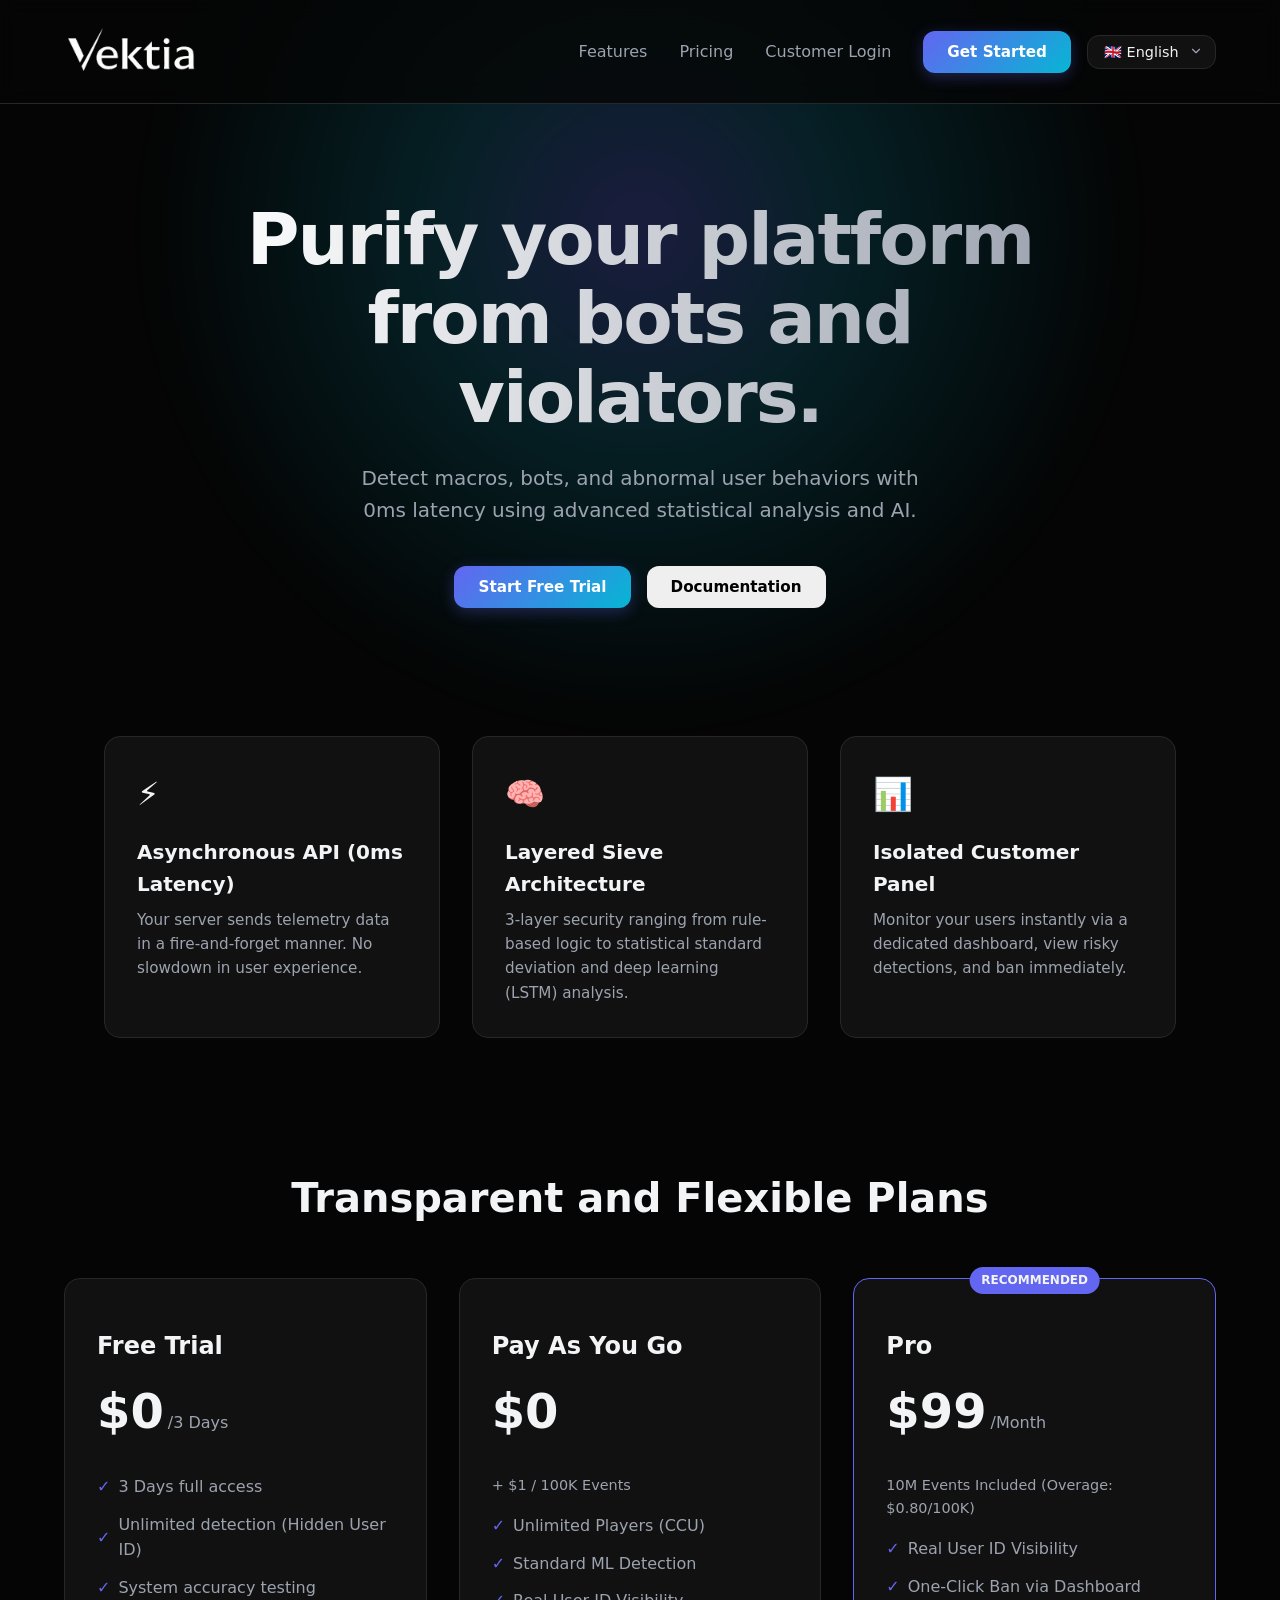
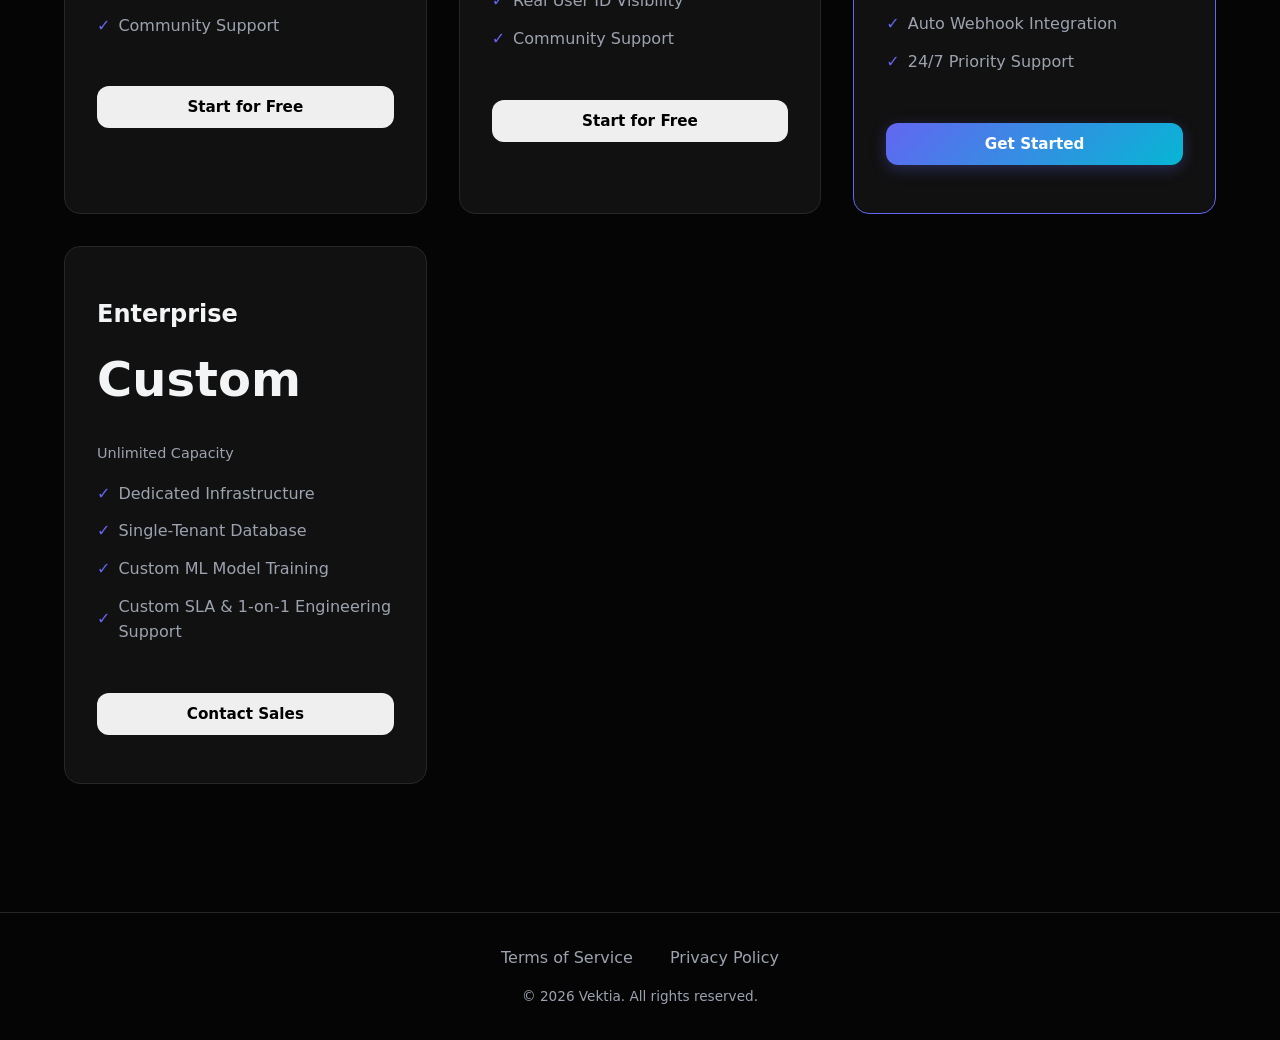
<file: public/index.html>
<!DOCTYPE html>
<html lang="tr">
<head>
    <meta charset="UTF-8">
    <meta name="viewport" content="width=device-width, initial-scale=1.0">
    <title>Vektia | Sıfır Gecikmeli AI Anti-Cheat</title>
    <style>
        :root {
            --bg-color: #050505;
            --surface-color: #111111;
            --primary-color: #6366f1;
            --primary-hover: #4f46e5;
            --accent-cyan: #06b6d4;
            --text-color: #f3f4f6;
            --text-muted: #9ca3af;
            --border-color: #27272a;
            --radius-lg: 16px;
            --radius-md: 12px;
        }

        * { margin: 0; padding: 0; box-sizing: border-box; font-family: 'Inter', system-ui, -apple-system, sans-serif; }

        body {
            background-color: var(--bg-color);
            color: var(--text-color);
            line-height: 1.6;
            overflow-x: hidden;
        }

        /* Animations */
        @keyframes fadeInUp {
            from { opacity: 0; transform: translateY(30px); }
            to { opacity: 1; transform: translateY(0); }
        }
        @keyframes floatLogo {
            0% { transform: translateY(0px); filter: drop-shadow(0 0 8px rgba(99,102,241,0.2)); }
            50% { transform: translateY(-4px); filter: drop-shadow(0 0 18px rgba(99,102,241,0.6)); }
            100% { transform: translateY(0px); filter: drop-shadow(0 0 8px rgba(99,102,241,0.2)); }
        }
        @keyframes glowPulse {
            0% { opacity: 0.3; transform: translate(-50%, 0) scale(1) rotate(0deg); }
            33% { opacity: 0.8; transform: translate(-40%, 5%) scale(1.2) rotate(10deg); }
            66% { opacity: 0.6; transform: translate(-60%, -5%) scale(1.1) rotate(-10deg); }
            100% { opacity: 0.3; transform: translate(-50%, 0) scale(1) rotate(0deg); }
        }

        /* Background Effects */
        .glow-bg {
            position: absolute;
            top: -30%; left: 50%;
            transform: translateX(-50%);
            width: 1000px; height: 1000px;
            background: radial-gradient(circle, rgba(99,102,241,0.25) 0%, rgba(6,182,212,0.15) 30%, rgba(0,0,0,0) 70%);
            z-index: -1;
            animation: glowPulse 12s ease-in-out infinite;
            filter: blur(20px);
        }

        /* Navbar */
        nav {
            display: flex; justify-content: space-between; align-items: center;
            padding: 1.5rem 5%; background: rgba(5,5,5,0.8);
            backdrop-filter: blur(10px);
            position: sticky; top: 0; z-index: 100;
            border-bottom: 1px solid var(--border-color);
        }
        .logo { font-size: 1.5rem; font-weight: 800; letter-spacing: -1px; display:flex; align-items:center; gap:0.5rem; }
        .logo-icon { width: 32px; height: 32px; background: linear-gradient(135deg, var(--primary-color), var(--accent-cyan)); border-radius: 8px; display:flex; align-items:center; justify-content:center; font-weight:900; }
        
        .nav-links a { color: var(--text-muted); text-decoration: none; margin-left: 2rem; transition: color 0.2s; font-weight: 500; }
        .nav-links a:hover { color: var(--text-color); }
        
        .btn {
            padding: 0.75rem 1.5rem; border-radius: var(--radius-md); font-weight: 600;
            cursor: pointer; transition: all 0.2s; text-decoration: none; border: none; font-size: 0.95rem;
        }
        .btn-primary {
            background: linear-gradient(135deg, var(--primary-color), var(--accent-cyan));
            color: white; box-shadow: 0 4px 15px rgba(99,102,241,0.3);
        }
        .btn-primary:hover { transform: translateY(-2px); box-shadow: 0 6px 20px rgba(99,102,241,0.5); }
        .btn-outline:hover { border-color: var(--text-muted); }

        /* Language Select */
        .lang-select {
            margin-left: 1rem;
            padding: 0.5rem 1rem;
            background: rgba(255, 255, 255, 0.05);
            color: var(--text-color);
            border: 1px solid var(--border-color);
            border-radius: var(--radius-md);
            outline: none;
            font-size: 0.9rem;
            font-weight: 500;
            cursor: pointer;
            transition: all 0.2s;
            appearance: none;
            -webkit-appearance: none;
            -moz-appearance: none;
            background-image: url("data:image/svg+xml;charset=UTF-8,%3csvg xmlns='http://www.w3.org/2000/svg' viewBox='0 0 24 24' fill='none' stroke='%239ca3af' stroke-width='2' stroke-linecap='round' stroke-linejoin='round'%3e%3cpolyline points='6 9 12 15 18 9'%3e%3c/polyline%3e%3c/svg%3e");
            background-repeat: no-repeat;
            background-position: right 0.75rem center;
            background-size: 1em;
            padding-right: 2.25rem;
        }
        .lang-select:hover {
            border-color: var(--text-muted);
            background: rgba(255, 255, 255, 0.1);
        }
        .lang-select option {
            background: var(--surface-color);
            color: var(--text-color);
            padding: 0.5rem;
        }

        /* Hero Section */
        .hero {
            text-align: center; padding: 6rem 1rem 4rem; max-width: 900px; margin: 0 auto;
        }
        .hero h1 {
            font-size: 4.5rem; font-weight: 800; line-height: 1.1; letter-spacing: -2px;
            margin-bottom: 1.5rem;
            background: linear-gradient(to right, #fff, #9ca3af);
            -webkit-background-clip: text; -webkit-text-fill-color: transparent;
            opacity: 0;
            animation: fadeInUp 1s cubic-bezier(0.16, 1, 0.3, 1) forwards;
        }
        .hero p { 
            font-size: 1.25rem; color: var(--text-muted); margin-bottom: 2.5rem; max-width: 600px; margin-inline: auto; 
            opacity: 0;
            animation: fadeInUp 1s cubic-bezier(0.16, 1, 0.3, 1) 0.2s forwards;
        }
        .hero-buttons {
            display: flex; gap: 1rem; justify-content: center;
            opacity: 0;
            animation: fadeInUp 1s cubic-bezier(0.16, 1, 0.3, 1) 0.4s forwards;
        }
        
        /* Features */
        .features {
            display: grid; grid-template-columns: repeat(auto-fit, minmax(300px, 1fr));
            gap: 2rem; padding: 4rem 5%; max-width: 1200px; margin: 0 auto;
        }
        .feature-card {
            background: var(--surface-color); padding: 2rem; border-radius: var(--radius-lg);
            border: 1px solid var(--border-color); transition: transform 0.3s, border-color 0.3s;
        }
        .feature-card:hover { transform: translateY(-5px); border-color: var(--primary-color); }
        .feature-icon { font-size: 2rem; margin-bottom: 1rem; }
        .feature-title { font-size: 1.25rem; font-weight: 600; margin-bottom: 0.5rem; }
        .feature-text { color: var(--text-muted); font-size: 0.95rem; }

        /* Pricing */
        .pricing-section { padding: 4rem 5%; text-align: center; }
        .pricing-section h2 { font-size: 2.5rem; margin-bottom: 3rem; }
        .pricing-grid {
            display: grid; grid-template-columns: repeat(auto-fit, minmax(280px, 1fr));
            gap: 2rem; max-width: 1300px; margin: 0 auto;
        }
        .price-card {
            background: var(--surface-color); padding: 3rem 2rem; border-radius: var(--radius-lg);
            border: 1px solid var(--border-color); position: relative; text-align: left;
        }
        .price-card.premium { border-color: var(--primary-color); }
        .premium-badge {
            position: absolute; top: -12px; left: 50%; transform: translateX(-50%);
            background: var(--primary-color); font-size: 0.75rem; font-weight: bold; padding: 4px 12px; border-radius: 20px;
        }
        .price-tier { font-size: 1.5rem; font-weight: 600; margin-bottom: 0.5rem; }
        .price-amount { font-size: 3rem; font-weight: 800; margin-bottom: 1.5rem; display: flex; align-items: baseline; }
        .price-amount span { font-size: 1rem; color: var(--text-muted); font-weight: normal; margin-left: 0.25rem; }
        .price-features { list-style: none; margin-bottom: 2rem; }
        .price-features li { margin-bottom: 0.75rem; display: flex; align-items: center; gap: 0.5rem; color: var(--text-muted); }
        .price-features li::before { content: '✓'; color: var(--primary-color); font-weight: bold; }

        /* Modal */
        .modal-overlay {
            position: fixed; top: 0; left: 0; width: 100%; height: 100%;
            background: rgba(0,0,0,0.7); backdrop-filter: blur(5px);
            display: none; justify-content: center; align-items: center; z-index: 1000;
        }
        .modal {
            background: var(--surface-color); padding: 3rem; border-radius: var(--radius-lg);
            width: 100%; max-width: 450px; border: 1px solid var(--border-color);
        }
        .form-group { margin-bottom: 1.5rem; }
        .form-group label { display: block; margin-bottom: 0.5rem; font-weight: 500; font-size: 0.9rem; }
        .form-control {
            width: 100%; padding: 0.75rem; background: var(--bg-color); border: 1px solid var(--border-color);
            border-radius: var(--radius-md); color: white; outline: none; font-size: 1rem;
        }
        .form-control:focus { border-color: var(--primary-color); }
    </style>
</head>
<body>
    <div class="glow-bg"></div>

    <nav>
        <div class="logo">
            <img src="./logo.png" alt="Vektia" style="height: 55px; cursor: pointer;" />
        </div>
        <div class="nav-links" style="display:flex; align-items:center;">
            <a href="#features" data-i18n="nav_features">Özellikler</a>
            <a href="#pricing" data-i18n="nav_pricing">Fiyatlandırma</a>
            <a href="/admin/customer_login.html" data-i18n="nav_login">Müşteri Girişi</a>
            <button class="btn btn-primary" style="margin-left: 2rem;" onclick="openRegisterModal('premium')" data-i18n="nav_cta">Hemen Başla</button>
            <select id="langSelect" class="lang-select" onchange="i18n.setLang(this.value)">
                <option value="en">🇬🇧 English</option>
                <option value="tr">🇹🇷 Türkçe</option>
            </select>
        </div>
    </nav>

    <section class="hero">
        <h1 data-i18n="hero_title">Platformunuzu bot ve ihlalcilerden arındırın.</h1>
        <p data-i18n="hero_subtitle">Gelişmiş istatistiksel analiz ve yapay zeka ile makro, bot ve anormal kullanıcı davranışlarını 0ms gecikme ile tespit edin.</p>
        <div class="hero-buttons">
            <button class="btn btn-primary" onclick="openRegisterModal('free')" data-i18n="btn_free_trial">Ücretsiz Denemeye Başla</button>
            <button class="btn btn-outline" onclick="document.getElementById('features').scrollIntoView({behavior: 'smooth'})" data-i18n="btn_docs">Dokümantasyon</button>
        </div>
    </section>

    <section id="features" class="features">
        <div class="feature-card">
            <div class="feature-icon">⚡</div>
            <h3 class="feature-title" data-i18n="feat1_title">Asenkron API (0ms Gecikme)</h3>
            <p class="feature-text" data-i18n="feat1_desc">Sunucunuz telemetri verisini fire-and-forget mantığıyla gönderir. Kullanıcı deneyiminde zerre yavaşlama olmaz.</p>
        </div>
        <div class="feature-card">
            <div class="feature-icon">🧠</div>
            <h3 class="feature-title" data-i18n="feat2_title">Katmanlı Elek Mimarisi</h3>
            <p class="feature-text" data-i18n="feat2_desc">Kurallı mantıktan başlayıp, istatistiksel standart sapmaya ve derin öğrenme (LSTM) analizine uzanan 3 katmanlı güvenlik.</p>
        </div>
        <div class="feature-card">
            <div class="feature-icon">📊</div>
            <h3 class="feature-title" data-i18n="feat3_title">İzole Müşteri Paneli</h3>
            <p class="feature-text" data-i18n="feat3_desc">Sadece size özel dashboard üzerinden kullanıcılarınızı anlık takip edin, riskli tespitleri görüp anında yasaklayın.</p>
        </div>
    </section>

    <section id="pricing" class="pricing-section">
        <h2 data-i18n="pricing_title">Şeffaf ve Esnek Planlar</h2>
        <div class="pricing-grid">
            <div class="price-card">
                <div class="price-tier" data-i18n="price_free">Free Trial</div>
                <div class="price-amount">$0 <span data-i18n="price_free_period">/3 Gün</span></div>
                <ul class="price-features">
                    <li data-i18n="price_free_desc1">3 Gün tam erişim</li>
                    <li data-i18n="price_free_desc2">Limitsiz tespit (Gizlenmiş User ID)</li>
                    <li data-i18n="price_free_desc3">Sistem doğruluğunu test etme</li>
                    <li data-i18n="price_free_desc4">Topluluk Desteği</li>
                </ul>
                <button class="btn btn-outline" style="width: 100%; margin-top: 1rem;" onclick="openRegisterModal('free')" data-i18n="btn_start_free">Ücretsiz Başla</button>
            </div>
            <div class="price-card">
                <div class="price-tier" data-i18n="price_payg">Pay As You Go</div>
                <div class="price-amount" data-i18n="price_payg_amount">$0</div>
                <p style="color: var(--text-muted); font-size: 0.9rem; margin-bottom: 1rem;" data-i18n="price_payg_sub">+ $1 / 100K Event</p>
                <ul class="price-features">
                    <li data-i18n="price_payg_desc1">Limitsiz Oyuncu (CCU)</li>
                    <li data-i18n="price_payg_desc2">Standart ML Tespiti</li>
                    <li data-i18n="price_payg_desc3">Gerçek User ID Görünürlüğü</li>
                    <li data-i18n="price_payg_desc4">Topluluk Desteği</li>
                </ul>
                <button class="btn btn-outline" style="width: 100%; margin-top: 1rem;" onclick="openRegisterModal('payg')" data-i18n="btn_start_free">Ücretsiz Başla</button>
            </div>
            <div class="price-card premium">
                <div class="premium-badge" data-i18n="badge_recommended">ÖNERİLEN</div>
                <div class="price-tier" data-i18n="price_premium">Pro</div>
                <div class="price-amount">$99 <span data-i18n="price_prem_period">/Ay</span></div>
                <p style="color: var(--text-muted); font-size: 0.9rem; margin-bottom: 1rem;" data-i18n="price_prem_sub">10M Event Dahil (Aşım: $0.80/100K)</p>
                <ul class="price-features">
                    <li data-i18n="price_prem_desc1">Gerçek User ID Görünürlüğü</li>
                    <li data-i18n="price_prem_desc2">Dashboard üzerinden Tek Tıkla Ban</li>
                    <li data-i18n="price_prem_desc3">Otomatik Webhook Entegrasyonu</li>
                    <li data-i18n="price_prem_desc4">7/24 Öncelikli Destek</li>
                </ul>
                <button class="btn btn-primary" style="width: 100%; margin-top: 1rem;" onclick="openRegisterModal('premium')" data-i18n="nav_cta">Hemen Başla</button>
            </div>
            <div class="price-card">
                <div class="price-tier" data-i18n="price_enterprise">Enterprise</div>
                <div class="price-amount" data-i18n="price_ent_amount">Özel</div>
                <p style="color: var(--text-muted); font-size: 0.9rem; margin-bottom: 1rem;" data-i18n="price_ent_sub">Sınırsız Kapasite</p>
                <ul class="price-features">
                    <li data-i18n="price_ent_desc1">Dedicated Infrastructure</li>
                    <li data-i18n="price_ent_desc2">Single-Tenant Veritabanı</li>
                    <li data-i18n="price_ent_desc3">Özel ML Modeli Eğitimi</li>
                    <li data-i18n="price_ent_desc4">Özel SLA & Birebir Mühendis Desteği</li>
                </ul>
                <button class="btn btn-outline" style="width: 100%; margin-top: 1rem;" onclick="window.location.href='mailto:sales@vektia.com'" data-i18n="btn_contact_sales">Bize Ulaşın</button>
            </div>
        </div>
    </section>

    <!-- Kayıt Modal -->
    <div id="registerModal" class="modal-overlay">
        <div class="modal">
            <h2 style="margin-bottom: 0.5rem; font-size: 1.5rem;" data-i18n="modal_reg_title">Sisteme Kayıt Ol</h2>
            <p style="color: var(--text-muted); margin-bottom: 2rem; font-size: 0.9rem;" data-i18n="modal_reg_sub">
                Stüdyo adınızı ve kurumsal e-postanızı girin.
            </p>
            
            <!-- Aşama 1: Email Gönderimi -->
            <form id="registerForm">
                <input type="hidden" id="regTier" value="premium">
                <div class="form-group">
                    <label data-i18n="lbl_studio_name">Stüdyo / Platform Adı</label>
                    <input type="text" id="regName" class="form-control" required placeholder="Örn: Epic Games" data-i18n="ph_studio">
                </div>
                <div class="form-group">
                    <label data-i18n="lbl_corp_email">Kurumsal E-posta</label>
                    <input type="email" id="regEmail" class="form-control" required placeholder="Örn: hello@epicgames.com" data-i18n="ph_email">
                    <small style="color: var(--text-muted); font-size: 0.8rem; margin-top: 0.25rem; display: block;" data-i18n="msg_no_personal">Kişisel ve geçici e-postalar kabul edilmez.</small>
                </div>
                <div class="form-group" style="margin-top: 1.5rem; margin-bottom: 1rem; display: flex; align-items: flex-start; gap: 0.5rem;">
                    <input type="checkbox" id="regTerms" required style="margin-top: 0.25rem;">
                    <label for="regTerms" style="font-size: 0.85rem; color: var(--text-muted); cursor: pointer;" data-i18n="lbl_terms_agree">
                        <a href="terms.html" target="_blank" style="color: var(--accent-cyan); text-decoration: none;">Hizmet Şartları</a>'nı ve 
                        <a href="privacy.html" target="_blank" style="color: var(--accent-cyan); text-decoration: none;">Gizlilik Politikası (KVKK)</a>'nı okudum, anladım ve kabul ediyorum.
                    </label>
                </div>
                <div id="regError" style="display:none; color: #ef4444; background: rgba(239,68,68,0.1); padding: 0.75rem; border-radius: 8px; font-size: 0.9rem; margin-bottom: 1rem; border: 1px solid #ef4444;"></div>
                <div style="display:flex; justify-content:flex-end; gap:1rem; margin-top: 1rem;">
                    <button type="button" class="btn btn-outline" onclick="closeRegisterModal()" data-i18n="btn_cancel">İptal</button>
                    <button type="submit" class="btn btn-primary" id="regSubmitBtn" data-i18n="btn_continue">Devam Et</button>
                </div>
            </form>

            <!-- Aşama 2: OTP Doğrulama -->
            <form id="otpForm" style="display:none;">
                <p style="color: var(--text-color); margin-bottom: 1rem; font-size: 0.95rem;" data-i18n="otp_desc">E-posta adresinize gönderilen 6 haneli doğrulama kodunu girin.</p>
                <div class="form-group">
                    <label data-i18n="lbl_otp">Doğrulama Kodu</label>
                    <input type="text" id="otpCode" class="form-control" required placeholder="000000" maxlength="6" style="text-align: center; letter-spacing: 0.5rem; font-size: 1.5rem;">
                </div>
                <div id="otpError" style="display:none; color: #ef4444; background: rgba(239,68,68,0.1); padding: 0.75rem; border-radius: 8px; font-size: 0.9rem; margin-bottom: 1rem; border: 1px solid #ef4444;"></div>
                <div style="display:flex; justify-content:flex-end; gap:1rem; margin-top: 1rem;">
                    <button type="button" class="btn btn-outline" onclick="closeRegisterModal()" data-i18n="btn_cancel">İptal</button>
                    <button type="submit" class="btn btn-primary" id="otpSubmitBtn" data-i18n="btn_verify">Doğrula</button>
                </div>
            </form>
            
            <!-- Aşama 3: Başarılı (Free Tier için) -->
            <div id="regSuccess" style="display: none; text-align: center;">
                <div style="font-size: 3rem; margin-bottom: 1rem;">✅</div>
                <h3 style="margin-bottom: 1rem;">Kayıt Başarılı!</h3>
                <p style="color: var(--text-muted); font-size: 0.9rem; margin-bottom: 1rem;">Lütfen bu API anahtarını güvenli bir yere kaydedin. Bir daha gösterilmeyecektir.</p>
                <div style="background: var(--bg-color); padding: 1rem; border: 1px dashed var(--primary-color); border-radius: var(--radius-md); font-family: monospace; font-size: 1.1rem; color: var(--accent-cyan); margin-bottom: 2rem; word-break: break-all;" id="newApiKey">
                </div>
                <a href="/admin/customer_login.html" class="btn btn-primary" style="width: 100%; margin-bottom: 0.5rem;">Panele Giriş Yap</a>
                <button type="button" class="btn btn-outline" style="width: 100%;" onclick="closeRegisterModal()">Kapat</button>
            </div>
        </div>
    </div>

    <script src="/admin/js/i18n.js"></script>
    <script>
        // Update dict with landing page keys locally or append to i18n
        if (typeof i18n !== 'undefined') {
            i18n.dict.tr = { ...i18n.dict.tr, 
                "nav_features": "Özellikler", 
                "nav_pricing": "Fiyatlandırma", 
                "nav_login": "Müşteri Girişi", 
                "nav_cta": "Hemen Başla",
                "btn_docs": "Dokümantasyon",
                "footer_terms": "Hizmet Şartları",
                "footer_privacy": "Gizlilik Politikası (KVKK)",
                "footer_rights": "Tüm hakları saklıdır.",
                "badge_recommended": "ÖNERİLEN",
                "hero_title": "Platformunuzu bot ve ihlalcilerden arındırın.",
                "hero_subtitle": "Gelişmiş istatistiksel analiz ve yapay zeka ile makro, bot ve anormal kullanıcı davranışlarını 0ms gecikme ile tespit edin.",
                "btn_free_trial": "Ücretsiz Denemeye Başla",
                "btn_login": "Giriş Yap",
                "feat1_title": "Asenkron API (0ms Gecikme)",
                "feat1_desc": "Sunucunuz telemetri verisini fire-and-forget mantığıyla gönderir. Kullanıcı deneyiminde zerre yavaşlama olmaz.",
                "feat2_title": "Katmanlı Elek Mimarisi",
                "feat2_desc": "Kurallı mantıktan başlayıp, istatistiksel standart sapmaya ve derin öğrenme (LSTM) analizine uzanan 3 katmanlı güvenlik.",
                "feat3_title": "İzole Müşteri Paneli",
                "feat3_desc": "Sadece size özel dashboard üzerinden kullanıcılarınızı anlık takip edin, riskli tespitleri görüp anında yasaklayın.",
                "pricing_title": "Şeffaf ve Esnek Planlar",
                "price_free": "Ücretsiz Deneme",
                "price_free_period": "/3 Gün",
                "price_free_desc1": "3 Gün tam erişim",
                "price_free_desc2": "Limitsiz tespit (Gizlenmiş User ID)",
                "price_free_desc3": "Sistem doğruluğunu test etme",
                "price_free_desc4": "Topluluk Desteği",
                "btn_start_free": "Ücretsiz Başla",
                "price_payg": "Pay As You Go",
                "price_payg_amount": "$0",
                "price_payg_sub": "+ $1 / 100K Event",
                "price_payg_desc1": "Limitsiz Oyuncu (CCU)",
                "price_payg_desc2": "Standart ML Tespiti",
                "price_payg_desc3": "Gerçek User ID Görünürlüğü",
                "price_payg_desc4": "Topluluk Desteği",
                "btn_start_free": "Ücretsiz Başla",
                "price_premium": "Pro",
                "price_prem_period": "/Ay",
                "price_prem_sub": "10M Event Dahil (Aşım: $0.80/100K)",
                "price_prem_desc1": "Gerçek User ID Görünürlüğü",
                "price_prem_desc2": "Dashboard üzerinden Tek Tıkla Ban",
                "price_prem_desc3": "Otomatik Webhook Entegrasyonu",
                "price_prem_desc4": "7/24 Öncelikli Destek",
                "price_enterprise": "Enterprise",
                "price_ent_amount": "Özel",
                "price_ent_sub": "Sınırsız Kapasite",
                "price_ent_desc1": "Dedicated (Özel) Altyapı",
                "price_ent_desc2": "Single-Tenant Veritabanı",
                "price_ent_desc3": "Özel ML Modeli Eğitimi",
                "price_ent_desc4": "Özel SLA & Birebir Mühendis Desteği",
                "btn_contact_sales": "Bize Ulaşın",
                "modal_reg_title": "Sisteme Kayıt Ol",
                "modal_reg_sub": "Stüdyo adınızı ve kurumsal e-postanızı girin.",
                "lbl_studio_name": "Stüdyo / Platform Adı",
                "ph_studio": "Örn: Epic Games",
                "lbl_corp_email": "Kurumsal E-posta",
                "ph_email": "Örn: hello@epicgames.com",
                "msg_no_personal": "Kişisel ve geçici e-postalar kabul edilmez.",
                "lbl_terms_agree": "<a href='terms.html' target='_blank' style='color: var(--accent-cyan); text-decoration: none;'>Hizmet Şartları</a>'nı ve <a href='privacy.html' target='_blank' style='color: var(--accent-cyan); text-decoration: none;'>Gizlilik Politikası (KVKK)</a>'nı okudum, anladım ve kabul ediyorum.",
                "btn_cancel": "İptal",
                "btn_continue": "Devam Et",
                "otp_desc": "E-posta adresinize gönderilen 6 haneli doğrulama kodunu girin.",
                "lbl_otp": "Doğrulama Kodu",
                "btn_verify": "Doğrula"
            };
            i18n.dict.en = { ...i18n.dict.en, 
                "nav_features": "Features", 
                "nav_pricing": "Pricing", 
                "nav_login": "Customer Login", 
                "nav_cta": "Get Started",
                "btn_docs": "Documentation",
                "footer_terms": "Terms of Service",
                "footer_privacy": "Privacy Policy",
                "footer_rights": "All rights reserved.",
                "badge_recommended": "RECOMMENDED",
                "hero_title": "Purify your platform from bots and violators.",
                "hero_subtitle": "Detect macros, bots, and abnormal user behaviors with 0ms latency using advanced statistical analysis and AI.",
                "btn_free_trial": "Start Free Trial",
                "btn_login": "Login",
                "feat1_title": "Asynchronous API (0ms Latency)",
                "feat1_desc": "Your server sends telemetry data in a fire-and-forget manner. No slowdown in user experience.",
                "feat2_title": "Layered Sieve Architecture",
                "feat2_desc": "3-layer security ranging from rule-based logic to statistical standard deviation and deep learning (LSTM) analysis.",
                "feat3_title": "Isolated Customer Panel",
                "feat3_desc": "Monitor your users instantly via a dedicated dashboard, view risky detections, and ban immediately.",
                "pricing_title": "Transparent and Flexible Plans",
                "price_free": "Free Trial",
                "price_free_period": "/3 Days",
                "price_free_desc1": "3 Days full access",
                "price_free_desc2": "Unlimited detection (Hidden User ID)",
                "price_free_desc3": "System accuracy testing",
                "price_free_desc4": "Community Support",
                "btn_start_free": "Start for Free",
                "price_payg": "Pay As You Go",
                "price_payg_amount": "$0",
                "price_payg_sub": "+ $1 / 100K Events",
                "price_payg_desc1": "Unlimited Players (CCU)",
                "price_payg_desc2": "Standard ML Detection",
                "price_payg_desc3": "Real User ID Visibility",
                "price_payg_desc4": "Community Support",
                "btn_start_free": "Start for Free",
                "price_premium": "Pro",
                "price_prem_period": "/Month",
                "price_prem_sub": "10M Events Included (Overage: $0.80/100K)",
                "price_prem_desc1": "Real User ID Visibility",
                "price_prem_desc2": "One-Click Ban via Dashboard",
                "price_prem_desc3": "Auto Webhook Integration",
                "price_prem_desc4": "24/7 Priority Support",
                "price_enterprise": "Enterprise",
                "price_ent_amount": "Custom",
                "price_ent_sub": "Unlimited Capacity",
                "price_ent_desc1": "Dedicated Infrastructure",
                "price_ent_desc2": "Single-Tenant Database",
                "price_ent_desc3": "Custom ML Model Training",
                "price_ent_desc4": "Custom SLA & 1-on-1 Engineering Support",
                "btn_contact_sales": "Contact Sales",
                "modal_reg_title": "System Registration",
                "modal_reg_sub": "Enter your studio name and corporate email.",
                "lbl_studio_name": "Studio / Platform Name",
                "ph_studio": "e.g., Epic Games",
                "lbl_corp_email": "Corporate Email",
                "ph_email": "e.g., hello@epicgames.com",
                "msg_no_personal": "Personal and temporary emails are not accepted.",
                "lbl_terms_agree": "I have read and agree to the <a href='terms.html' target='_blank' style='color: var(--accent-cyan); text-decoration: none;'>Terms of Service</a> and <a href='privacy.html' target='_blank' style='color: var(--accent-cyan); text-decoration: none;'>Privacy Policy</a>.",
                "btn_cancel": "Cancel",
                "btn_continue": "Continue",
                "otp_desc": "Enter the 6-digit verification code sent to your email.",
                "lbl_otp": "Verification Code",
                "btn_verify": "Verify"
            };
            i18n.translatePage();
        }

        function openRegisterModal(tier) {
            document.getElementById('regTier').value = tier;
            document.getElementById('registerForm').style.display = 'block';
            document.getElementById('otpForm').style.display = 'none';
            document.getElementById('regSuccess').style.display = 'none';
            document.getElementById('regError').style.display = 'none';
            document.getElementById('otpError').style.display = 'none';
            document.getElementById('registerModal').style.display = 'flex';
        }

        function closeRegisterModal() {
            document.getElementById('registerModal').style.display = 'none';
        }

        // Modal dışına tıklayınca kapatma
        window.onclick = function(event) {
            const modal = document.getElementById('registerModal');
            if (event.target == modal) {
                closeRegisterModal();
            }
        }

        // Aşama 1: OTP Gönder
        document.getElementById('registerForm').addEventListener('submit', async (e) => {
            e.preventDefault();
            const name = document.getElementById('regName').value;
            const email = document.getElementById('regEmail').value;
            const tier = document.getElementById('regTier').value;
            const errorBox = document.getElementById('regError');
            const submitBtn = document.getElementById('regSubmitBtn');

            errorBox.style.display = 'none';
            submitBtn.disabled = true;
            submitBtn.textContent = 'İşleniyor...';

            try {
                const res = await fetch('/api/v1/customer/register/send-otp', {
                    method: 'POST',
                    headers: {'Content-Type': 'application/json'},
                    body: JSON.stringify({ name, email, tier })
                });
                
                const data = await res.json();
                
                if (!res.ok) {
                    throw new Error(data.detail || 'İşlem başarısız oldu.');
                }
                
                // Formu gizle, OTP formunu göster
                document.getElementById('registerForm').style.display = 'none';
                document.getElementById('otpForm').style.display = 'block';
                document.getElementById('otpCode').focus();
            } catch (err) {
                errorBox.textContent = err.message;
                errorBox.style.display = 'block';
            } finally {
                submitBtn.disabled = false;
                submitBtn.textContent = 'Devam Et';
            }
        });

        // Aşama 2: OTP Doğrula
        document.getElementById('otpForm').addEventListener('submit', async (e) => {
            e.preventDefault();
            const name = document.getElementById('regName').value;
            const email = document.getElementById('regEmail').value;
            const tier = document.getElementById('regTier').value;
            const otp_code = document.getElementById('otpCode').value;
            const errorBox = document.getElementById('otpError');
            const submitBtn = document.getElementById('otpSubmitBtn');

            errorBox.style.display = 'none';
            submitBtn.disabled = true;
            submitBtn.textContent = 'Doğrulanıyor...';

            try {
                const res = await fetch('/api/v1/customer/register/verify-otp', {
                    method: 'POST',
                    headers: {'Content-Type': 'application/json'},
                    body: JSON.stringify({ name, email, tier, otp_code })
                });
                
                const data = await res.json();
                
                if (!res.ok) {
                    throw new Error(data.detail || 'Doğrulama başarısız oldu.');
                }
                
                if (data.tier === 'free') {
                    document.getElementById('otpForm').style.display = 'none';
                    document.getElementById('newApiKey').textContent = data.api_key;
                    document.getElementById('regSuccess').style.display = 'block';
                } else if (data.tier === 'premium') {
                    // Lemon Squeezy Checkout sayfasına yönlendir
                    submitBtn.textContent = 'Ödemeye Yönlendiriliyor...';
                    window.location.href = data.checkout_url;
                }
            } catch (err) {
                errorBox.textContent = err.message;
                errorBox.style.display = 'block';
                submitBtn.disabled = false;
                submitBtn.textContent = 'Doğrula';
            }
        });
    </script>

    <footer style="border-top: 1px solid var(--border-color); padding: 2rem 5%; text-align: center; color: var(--text-muted); margin-top: 4rem;">
        <div>
            <a href="terms.html" style="color: var(--text-muted); text-decoration: none; margin: 0 1rem; transition: color 0.2s;" onmouseover="this.style.color='var(--text-color)'" onmouseout="this.style.color='var(--text-muted)'" data-i18n="footer_terms">Hizmet Şartları</a>
            <a href="privacy.html" style="color: var(--text-muted); text-decoration: none; margin: 0 1rem; transition: color 0.2s;" onmouseover="this.style.color='var(--text-color)'" onmouseout="this.style.color='var(--text-muted)'" data-i18n="footer_privacy">Gizlilik Politikası (KVKK)</a>
        </div>
        <div style="margin-top: 1rem; font-size: 0.85rem;">&copy; 2026 Vektia. <span data-i18n="footer_rights">Tüm hakları saklıdır.</span></div>
    </footer>
</body>
</html>
</file>
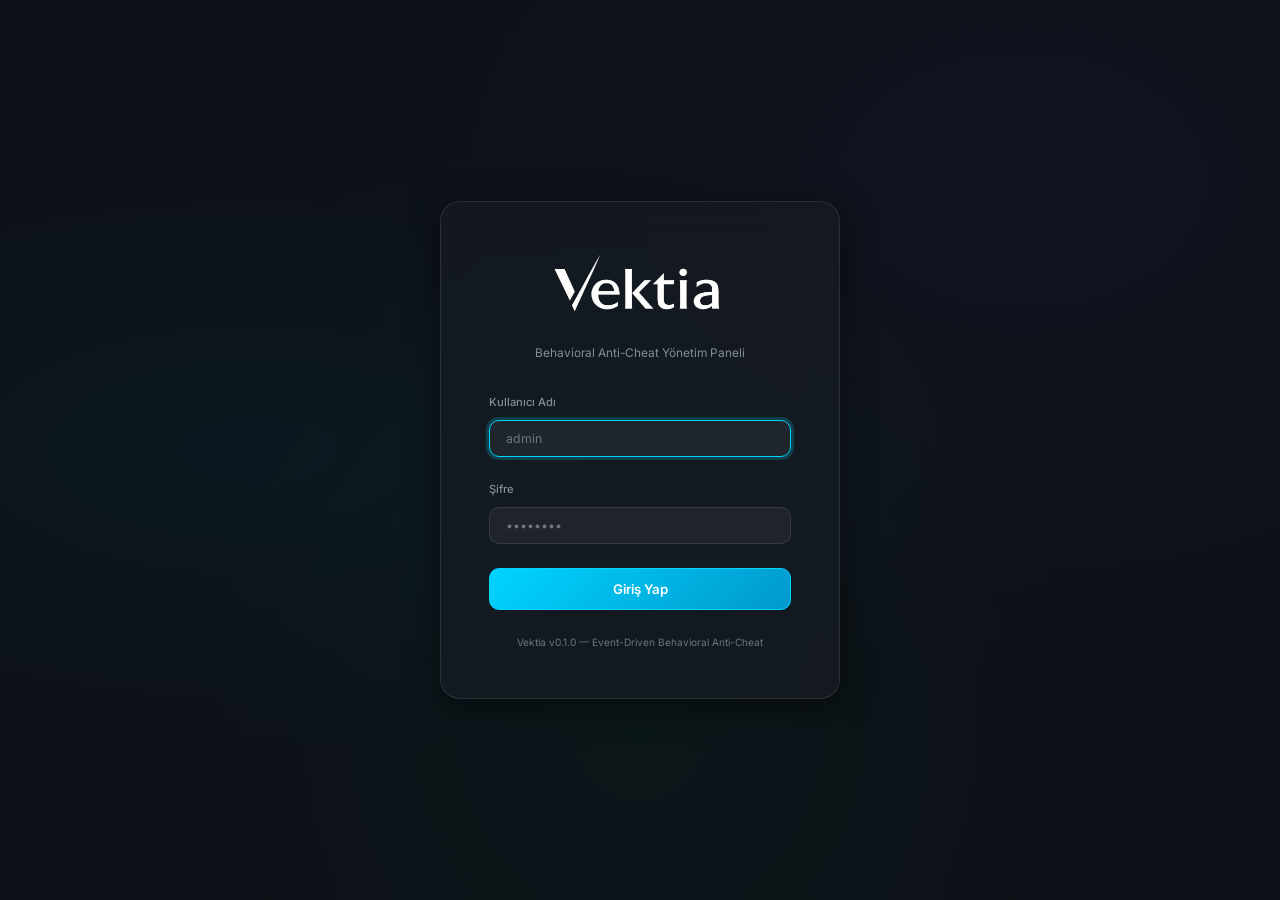
<file: admin/clients.html>
<!DOCTYPE html>
<html lang="tr">
<head>
    <meta charset="UTF-8">
    <meta name="viewport" content="width=device-width, initial-scale=1.0">
    <meta name="description" content="Vektia — Behavioral Anti-Cheat Admin Dashboard">
    <title>Vektia — Müşteriler</title>
    <link rel="stylesheet" href="css/style.css">
</head>
<body>
    <div class="app-layout">
        <!-- ═══ SIDEBAR ═══ -->
        <aside class="sidebar" id="sidebar-container">
            <!-- Loaded by layout.js -->
        </aside>

        <!-- ═══ MAIN CONTENT ═══ -->
        <main class="main-content">
            <header class="top-header">
                <h1 class="header-title">Müşteriler (Oyun Stüdyoları)</h1>
            </header>

            <div class="page-content">
                <div class="card">
                    <div class="card-header">
                        <span class="card-title">Kayıtlı Müşteriler</span>
                        <div class="card-actions">
                            <button class="btn btn-primary btn-sm" onclick="openAddModal()">+ Yeni Müşteri Ekle</button>
                            <button class="btn btn-ghost btn-sm" onclick="loadClients()">Yenile</button>
                        </div>
                    </div>
                    <div class="card-body" style="padding: 0;">
                        <div class="table-container">
                            <table class="data-table" id="clientsTable">
                                <thead>
                                    <tr>
                                        <th>ID</th>
                                        <th>Müşteri Adı</th>
                                        <th>API Key</th>
                                        <th>Paket (Tier)</th>
                                        <th>Ödeme (Gün / Durum)</th>
                                        <th>Kayıt Tarihi</th>
                                        <th>Durum</th>
                                        <th style="text-align: right">Aksiyon</th>
                                    </tr>
                                </thead>
                                <tbody id="clientsTableBody">
                                    <tr>
                                        <td colspan="6" style="text-align:center; padding:2rem;">Yükleniyor...</td>
                                    </tr>
                                </tbody>
                            </table>
                        </div>
                    </div>
                </div>
            </div>
        </main>
    </div>

    <!-- MÜŞTERİ MODAL (Ekle / Düzenle) -->
    <div id="clientModal" style="display:none; position:fixed; top:0; left:0; width:100%; height:100%; background:rgba(0,0,0,0.5); z-index:1000; justify-content:center; align-items:center;">
        <div class="card" style="width:100%; max-width:500px; padding:2rem; background:var(--surface-color);">
            <h2 id="modalTitle" style="margin-bottom:1.5rem; font-size:1.25rem;">Müşteri Ekle</h2>
            
            <form id="clientForm">
                <input type="hidden" id="clientId">
                
                <div class="form-group" style="margin-bottom: 1rem;">
                    <label style="display:block; margin-bottom:0.5rem;">Şirket Adı</label>
                    <input type="text" id="clientName" class="form-control" required style="width:100%;">
                </div>
                
                <div class="form-group" style="margin-bottom: 1rem;">
                    <label style="display:block; margin-bottom:0.5rem;">Paket (Tier)</label>
                    <select id="clientTier" class="form-control" style="width:100%;">
                        <option value="premium">Premium</option>
                        <option value="free">Free (Ücretsiz Deneme)</option>
                    </select>
                </div>
                
                <div class="form-group" style="margin-bottom: 1rem;">
                    <label style="display:block; margin-bottom:0.5rem;">Fatura Günü (Her ayın kaçı)</label>
                    <input type="number" id="clientBillingDay" class="form-control" min="1" max="31" value="1" required style="width:100%;">
                </div>

                <div class="form-group" style="margin-bottom: 1rem; display:flex; align-items:center; gap:0.5rem;">
                    <input type="checkbox" id="clientIsActive" checked>
                    <label for="clientIsActive">Üyelik Aktif</label>
                </div>

                <div class="form-group" style="margin-bottom: 1.5rem; display:flex; align-items:center; gap:0.5rem;">
                    <input type="checkbox" id="clientIsOverdue">
                    <label for="clientIsOverdue" style="color:var(--danger-color);">Gecikmiş Ödemesi Var (Overdue)</label>
                </div>

                <div style="display:flex; justify-content:flex-end; gap:0.5rem; margin-top: 1rem; padding-top: 1rem; border-top: 1px solid var(--border-color);">
                    <div id="editActions" style="display:none; flex: 1; display:flex; gap:0.5rem;">
                        <button type="button" class="btn btn-ghost btn-sm" onclick="regenerateApiKey()" style="color:var(--primary-color);">API Key Yenile</button>
                        <button type="button" class="btn btn-ghost btn-sm" onclick="deleteClient()" style="color:var(--danger-color);">Sil</button>
                    </div>
                    <button type="button" class="btn btn-ghost btn-sm" onclick="closeModal()">İptal</button>
                    <button type="submit" class="btn btn-primary btn-sm">Kaydet</button>
                </div>
            </form>
        </div>
    </div>

    <!-- Scripts -->
    <script src="js/layout.js"></script>
    <script src="js/api.js"></script>
    <script>
        if (!requireAuth()) throw new Error('Auth required');
        renderAdminSidebar('clients');
        loadAdminInfo();

        async function loadClients() {
            const tbody = document.getElementById('clientsTableBody');
            tbody.innerHTML = '<tr><td colspan="7" style="text-align:center; padding:2rem;">Yükleniyor...</td></tr>';

            try {
                const data = await VektiaAPI.request('/api/v1/admin/clients');
                const clients = data.clients || [];

                if (clients.length === 0) {
                    tbody.innerHTML = '<tr><td colspan="7" style="text-align:center; padding:2rem;">Kayıtlı müşteri bulunamadı.</td></tr>';
                    return;
                }

                window.clientDataList = clients; // Sakla
                tbody.innerHTML = clients.map(client => `
                    <tr>
                        <td>${client.id}</td>
                        <td><strong>${client.name}</strong></td>
                        <td style="font-family:monospace; color:var(--text-muted);">${client.api_key}</td>
                        <td>
                            <span class="badge ${client.tier === 'premium' ? 'badge-high' : 'badge-low'}">
                                ${client.tier ? client.tier.toUpperCase() : 'PREMIUM'}
                            </span>
                        </td>
                        <td>
                            Ayın ${client.billing_day || 1}'i
                            ${client.is_overdue ? '<br><span style="color:var(--danger-color); font-size:0.8rem;">Gecikmiş</span>' : ''}
                        </td>
                        <td>${new Date(client.created_at).toLocaleString('tr-TR')}</td>
                        <td>
                            <span class="badge ${client.is_active ? 'badge-success' : 'badge-danger'}">
                                ${client.is_active ? 'Aktif' : 'Pasif'}
                            </span>
                        </td>
                        <td style="text-align: right; min-width: 140px;">
                            <button class="btn btn-ghost btn-sm" onclick="openEditModal(${client.id})">Düzenle</button>
                            <button class="btn btn-primary btn-sm" onclick="viewClientDashboard(${client.id})">Görüntüle</button>
                        </td>
                    </tr>
                `).join('');
            } catch (err) {
                console.error(err);
                tbody.innerHTML = '<tr><td colspan="6" style="text-align:center; padding:2rem; color:var(--danger-color);">Müşteriler yüklenirken hata oluştu!</td></tr>';
            }
        }

        // Modal Functions
        function openAddModal() {
            document.getElementById('modalTitle').textContent = 'Yeni Müşteri Ekle';
            document.getElementById('clientId').value = '';
            document.getElementById('clientName').value = '';
            document.getElementById('clientTier').value = 'premium';
            document.getElementById('clientBillingDay').value = '1';
            document.getElementById('clientIsActive').checked = true;
            document.getElementById('clientIsOverdue').checked = false;
            document.getElementById('editActions').style.display = 'none';
            document.getElementById('clientModal').style.display = 'flex';
        }

        function openEditModal(id) {
            const client = window.clientDataList.find(c => c.id === id);
            if(!client) return;
            
            document.getElementById('modalTitle').textContent = 'Müşteri Düzenle (#'+id+')';
            document.getElementById('clientId').value = id;
            document.getElementById('clientName').value = client.name;
            document.getElementById('clientTier').value = client.tier || 'premium';
            document.getElementById('clientBillingDay').value = client.billing_day || 1;
            document.getElementById('clientIsActive').checked = client.is_active;
            document.getElementById('clientIsOverdue').checked = client.is_overdue;
            
            document.getElementById('editActions').style.display = 'flex';
            document.getElementById('clientModal').style.display = 'flex';
        }

        function closeModal() {
            document.getElementById('clientModal').style.display = 'none';
        }

        document.getElementById('clientForm').addEventListener('submit', async (e) => {
            e.preventDefault();
            const id = document.getElementById('clientId').value;
            const data = {
                name: document.getElementById('clientName').value,
                tier: document.getElementById('clientTier').value,
                billing_day: parseInt(document.getElementById('clientBillingDay').value),
                is_active: document.getElementById('clientIsActive').checked,
                is_overdue: document.getElementById('clientIsOverdue').checked
            };

            try {
                if (id) {
                    await VektiaAPI.updateClient(id, data);
                } else {
                    await VektiaAPI.createClient(data);
                }
                closeModal();
                loadClients();
            } catch (err) {
                alert("Hata: " + err.message);
            }
        });

        async function regenerateApiKey() {
            const id = document.getElementById('clientId').value;
            if(!id) return;
            if(!confirm('Bu işlem müşterinin mevcut API Key ini kalıcı olarak geçersiz yapacak. Emin misiniz?')) return;
            try {
                await VektiaAPI.regenerateClientApiKey(id);
                alert("API Key başarıyla yenilendi.");
                closeModal();
                loadClients();
            } catch (err) {
                alert("Hata: " + err.message);
            }
        }

        async function deleteClient() {
            const id = document.getElementById('clientId').value;
            if(!id) return;
            if(!confirm('Bu müşteriyi silmek istediğinize emin misiniz? Bu işlem geri alınamaz!')) return;
            try {
                await VektiaAPI.deleteClient(id);
                closeModal();
                loadClients();
            } catch (err) {
                alert("Hata: " + err.message);
            }
        }

        function viewClientDashboard(clientId) {
            window.location.href = `index.html?client_id=${clientId}`;
        }

        document.addEventListener('DOMContentLoaded', loadClients);
    </script>
</body>
</html>
</file>
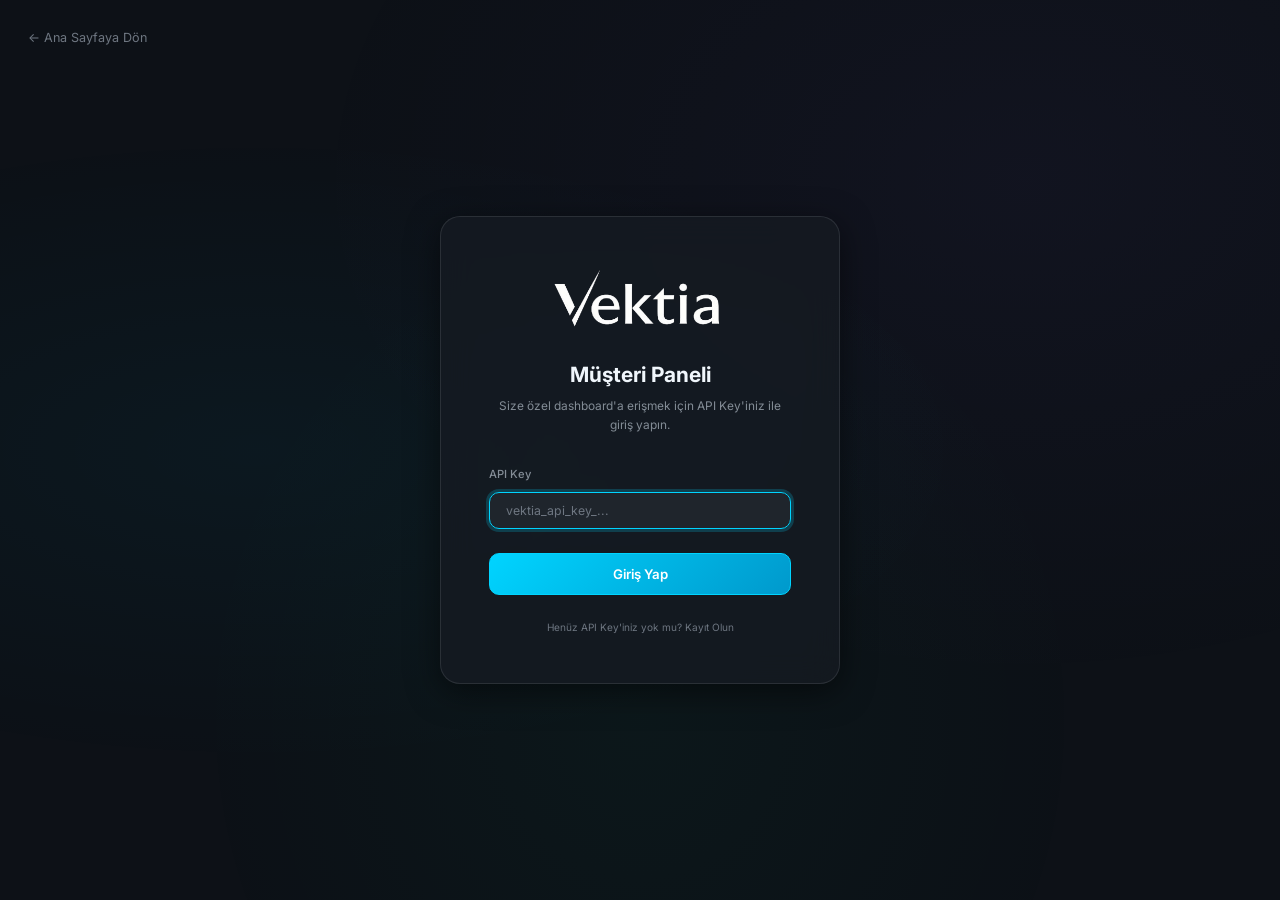
<file: admin/customer_billing.html>
<!DOCTYPE html>
<html lang="tr">
<head>
    <meta charset="UTF-8">
    <meta name="viewport" content="width=device-width, initial-scale=1.0">
    <title data-i18n="title_billing">Vektia — Üyelik Bilgilerim</title>
    <link rel="stylesheet" href="css/style.css">
</head>
<body>
    <div class="app-layout">
        <!-- ═══ SIDEBAR ═══ -->
        <aside class="sidebar" id="sidebar-container" style="width: 260px;">
            <!-- Loaded by layout.js -->
        </aside>

        <!-- ═══ MAIN CONTENT ═══ -->
        <main class="main-content">
            <header class="top-header" style="display:flex; justify-content:space-between; align-items:center;">
                <h1 class="header-title" data-i18n="title_billing">Fatura ve Abonelik</h1>
                <select id="langSelect" class="input-field" style="width:auto; padding:0.25rem; height:auto; background:var(--bg-secondary); border:1px solid var(--border-color); color:var(--text-color);" onchange="i18n.setLang(this.value)">
                    <option value="en">🇬🇧 EN</option>
                    <option value="tr">🇹🇷 TR</option>
                </select>
            </header>

            <div class="page-content">
                <div class="card" style="max-width: 600px; margin: 0 auto;">
                    <div class="card-header">
                        <span class="card-title">Mevcut Abonelik Detayları</span>
                    </div>
                    <div class="card-body">
                        <div style="display: flex; flex-direction: column; gap: 1.5rem;">
                            
                            <div style="display: flex; justify-content: space-between; align-items: center; padding-bottom: 1rem; border-bottom: 1px solid var(--border-color);">
                                <div>
                                    <h3 style="font-size: 1rem; color: var(--text-muted); margin-bottom: 0.5rem;">Mevcut Paket</h3>
                                    <div id="billingTier" style="font-size: 1.5rem; font-weight: bold; color: var(--text-color);">Yükleniyor...</div>
                                </div>
                                <div id="billingStatusBadge" class="badge">Yükleniyor</div>
                            </div>

                            <div style="display: grid; grid-template-columns: 1fr 1fr; gap: 1rem;">
                                <div>
                                    <h3 style="font-size: 0.9rem; color: var(--text-muted); margin-bottom: 0.25rem;">Kayıt Tarihi</h3>
                                    <div id="billingCreatedAt" style="font-size: 1rem;">-</div>
                                </div>
                                <div>
                                    <h3 id="billingEndDateTitle" style="font-size: 0.9rem; color: var(--text-muted); margin-bottom: 0.25rem;">Sonraki Ödeme Tarihi</h3>
                                    <div id="billingEndDate" style="font-size: 1rem;">-</div>
                                </div>
                            </div>
                            
                            <div id="paygEventsContainer" style="display: none; margin-top: 1rem; padding: 1rem; background: var(--bg-secondary); border-radius: var(--radius-md); border: 1px solid var(--border-color);">
                                <h3 style="font-size: 0.9rem; color: var(--text-muted); margin-bottom: 0.5rem;">Anlık Kullanım (Event)</h3>
                                <div style="display: flex; align-items: center; gap: 0.5rem;">
                                    <span id="billingTotalEvents" style="font-size: 1.5rem; font-weight: bold; color: var(--accent-blue);">0</span>
                                    <span style="font-size: 0.9rem; color: var(--text-secondary);">event</span>
                                </div>
                            </div>

                            <div style="margin-top: 1rem;" id="billingActions">
                                <!-- JS ile butonlar gelecek (Premium'a Yükselt veya İptal Et) -->
                            </div>

                        </div>
                    </div>
                </div>
            </div>
        </main>
    </div>

    <script src="js/i18n.js"></script>
    <script src="js/layout.js"></script>
    <script src="js/api.js"></script>
    <script>
        if (!VektiaAPI.getToken()) {
            window.location.href = 'customer_login.html';
        }

        renderCustomerSidebar('billing');

        async function init() {
            try {
                const response = await VektiaAPI.request('/api/v1/customer/dashboard');
                document.getElementById('clientNameDisplay').textContent = response.client_name || 'Müşteri';
                
                const tierBadge = document.getElementById('tierBadge');
                const isPremium = response.tier !== 'free'; // Treat payg and enterprise as premium
                
                let tierName = 'PRO';
                let tierClass = 'badge-tier-pro';
                
                if (response.tier === 'payg') {
                    tierName = 'PAY AS YOU GO';
                    tierClass = 'badge-tier-payg';
                } else if (response.tier === 'enterprise') {
                    tierName = 'ENTERPRISE';
                    tierClass = 'badge-tier-enterprise';
                } else if (response.tier === 'free') {
                    tierName = 'FREE TIER';
                    tierClass = 'badge-tier-free';
                }

                if (isPremium) {
                    tierBadge.className = 'badge ' + tierClass;
                    tierBadge.textContent = tierName;
                    document.getElementById('billingTier').textContent = tierName;
                    document.getElementById('billingTier').style.color = 'var(--primary-color)';
                    
                    if (response.tier === 'payg') {
                        document.getElementById('paygEventsContainer').style.display = 'block';
                        document.getElementById('billingTotalEvents').textContent = response.total_events || 0;
                    }
                } else {
                    tierBadge.className = 'badge ' + tierClass;
                    tierBadge.textContent = tierName;
                    document.getElementById('billingTier').textContent = 'Free Trial (3 Gün)';
                    document.getElementById('billingTier').style.color = 'var(--accent-orange)';
                }

                const billing = response.billing || {};
                
                // Durum Rozeti
                const statusBadge = document.getElementById('billingStatusBadge');
                if (billing.status === 'active') {
                    statusBadge.className = 'badge badge-success';
                    statusBadge.textContent = i18n.t('status_active');
                } else if (billing.status === 'canceled') {
                    statusBadge.className = 'badge badge-danger';
                    statusBadge.textContent = i18n.t('status_canceled');
                } else if (billing.status === 'past_due') {
                    statusBadge.className = 'badge badge-danger';
                    statusBadge.textContent = i18n.t('status_past_due');
                } else {
                    if (isPremium) {
                        statusBadge.className = 'badge ' + tierClass;
                        statusBadge.textContent = tierName;
                    } else {
                        statusBadge.className = 'badge ' + tierClass;
                        statusBadge.textContent = i18n.t('status_trial');
                    }
                }

                // Tarihler
                if (billing.created_at) {
                    document.getElementById('billingCreatedAt').textContent = new Date(billing.created_at).toLocaleDateString('tr-TR');
                }
                if (billing.end_date) {
                    document.getElementById('billingEndDate').textContent = new Date(billing.end_date).toLocaleDateString('tr-TR');
                } else if (billing.created_at) {
                    const start = new Date(billing.created_at);
                    if (isPremium) {
                        // Premium: Kayıt tarihinden yola çıkarak bu ayki veya sonraki ayki fatura tarihi
                        const today = new Date();
                        let nextBilling = new Date(start);
                        nextBilling.setFullYear(today.getFullYear());
                        nextBilling.setMonth(today.getMonth());
                        if (nextBilling <= today) {
                            nextBilling.setMonth(nextBilling.getMonth() + 1);
                        }
                        document.getElementById('billingEndDate').textContent = nextBilling.toLocaleDateString('tr-TR');
                    } else {
                        // Free trial bitiş tarihi (+7 gün)
                        const end = new Date(start);
                        end.setDate(end.getDate() + 7);
                        document.getElementById('billingEndDate').textContent = end.toLocaleDateString('tr-TR');
                    }
                }
                
                if (!isPremium) {
                    document.getElementById('billingEndDateTitle').textContent = 'Free-Tier Bitiş Tarihi';
                }

                // Aksiyon Butonları
                const actionsDiv = document.getElementById('billingActions');
                let buttonsHtml = '';

                if (isPremium) {
                    if (billing.status === 'active') {
                        buttonsHtml += `
                            <button class="btn btn-outline" style="width: 100%; margin-bottom: 0.5rem; color: var(--accent-red); border-color: var(--accent-red);" onclick="cancelSubscription()">
                                ${i18n.t('btn_cancel_sub')}
                            </button>
                        `;
                    } else if (billing.status === 'canceled') {
                        buttonsHtml += `
                            <div style="background: rgba(255, 153, 0, 0.1); border: 1px solid var(--accent-orange); color: var(--text-color); padding: 1rem; border-radius: var(--radius-md); margin-bottom: 1rem; text-align: center; font-size: 0.9rem;">
                                <strong>Abonelik İptal Edildi</strong><br>
                                Fatura kesim tarihine kadar Premium ayrıcalıklarından faydalanmaya devam edebilirsiniz.
                            </div>
                        `;
                    }
                } else {
                    buttonsHtml += `
                        <button class="btn btn-primary" style="width: 100%; font-size: 1.1rem; padding: 1rem; margin-bottom: 1rem;" onclick="upgradeToPremium()">
                            🚀 Hemen Premium'a Yükselt
                        </button>
                    `;
                }

                // Hesabı Sil butonu her durumda en altta yer alsın (ancak aktif premium ise API engelleyecek)
                buttonsHtml += `
                    <button class="btn btn-ghost" style="width: 100%; color: var(--text-muted);" onclick="deleteAccount()">
                        Hesabı Sil
                    </button>
                `;

                actionsDiv.innerHTML = buttonsHtml;

            } catch (err) {
                if (err.message.includes('Oturum')) logoutCustomer();
            }
        }

        async function upgradeToPremium() {
            try {
                const response = await VektiaAPI.request('/api/v1/billing/create-checkout-session', {
                    method: 'POST',
                    body: JSON.stringify({ tier: 'premium' })
                });
                
                if (response.checkout_url) {
                    window.location.href = response.checkout_url;
                }
            } catch (err) {
                alert('Yönlendirme başarısız: ' + err.message);
            }
        }

        async function cancelSubscription() {
            if (!confirm('Aboneliğinizi iptal etmek istediğinize emin misiniz? Fatura dönemine kadar hizmeti kullanmaya devam edebilirsiniz.')) return;
            try {
                const response = await VektiaAPI.request('/api/v1/billing/cancel-subscription', {
                    method: 'POST'
                });
                alert(response.message);
                window.location.reload();
            } catch (err) {
                alert('İptal başarısız: ' + err.message);
            }
        }

        async function deleteAccount() {
            if (!confirm('Tüm oyuncu verileriniz ve Vektia hesabınız geri döndürülemez şekilde silinecektir. Emin misiniz?')) return;
            try {
                const response = await VektiaAPI.request('/api/v1/customer/account', {
                    method: 'DELETE'
                });
                alert(response.message);
                logoutCustomer();
            } catch (err) {
                alert('Hesap silme başarısız: ' + err.message);
            }
        }

        function logoutCustomer() {
            VektiaAPI.clearToken();
            window.location.href = 'customer_login.html';
        }

        init();
    </script>
</body>
</html>
</file>
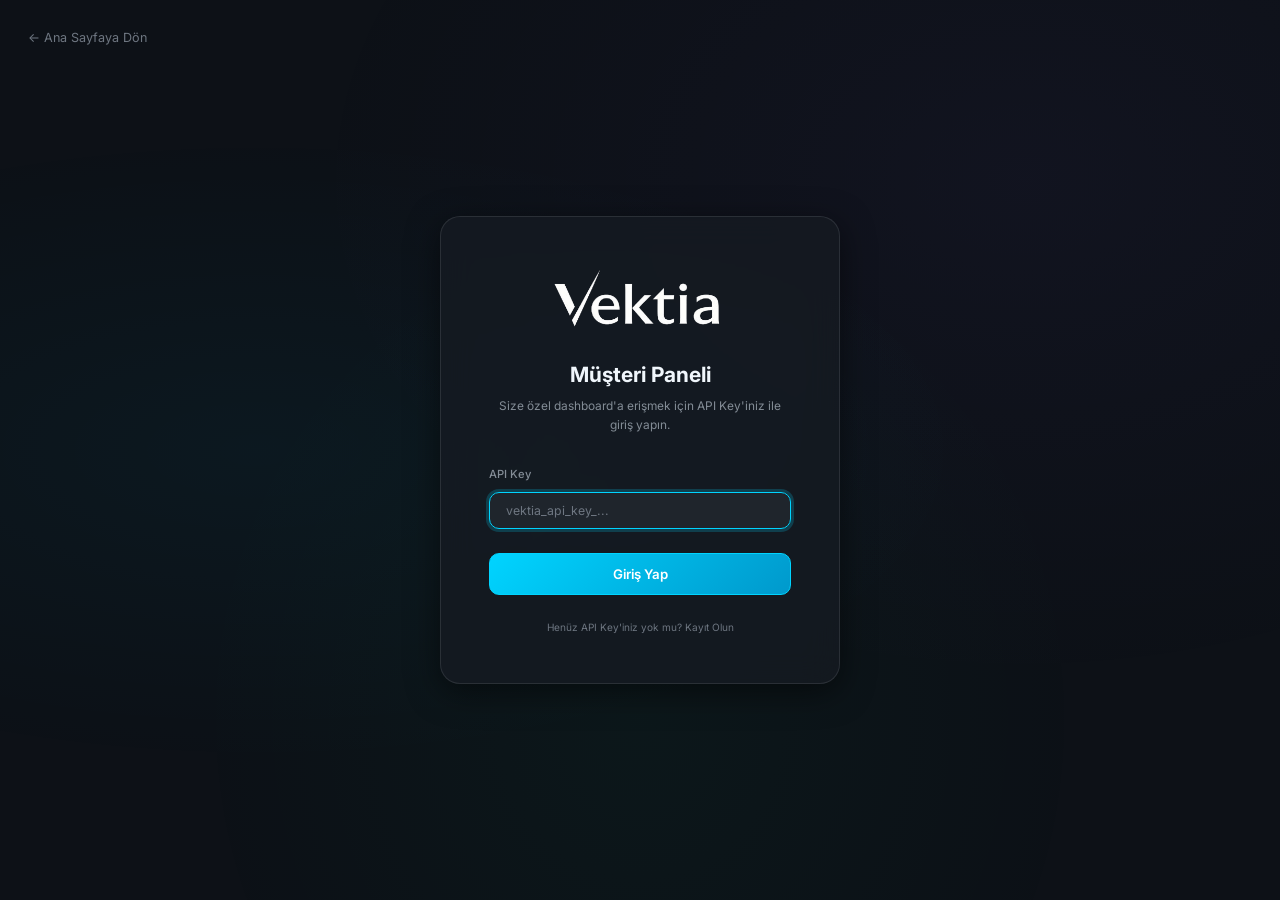
<file: admin/customer_login.html>
<!DOCTYPE html>
<html lang="tr">
<head>
    <meta charset="UTF-8">
    <meta name="viewport" content="width=device-width, initial-scale=1.0">
    <meta name="description" content="Vektia — Müşteri Paneli Girişi">
    <title>Vektia — Müşteri Girişi</title>
    <link rel="stylesheet" href="css/style.css">
    <style>
        /* Ana sayfaya dön butonu için ekstra stil */
        .back-link {
            position: absolute;
            top: 2rem;
            left: 2rem;
            color: var(--text-muted);
            text-decoration: none;
            display: flex;
            align-items: center;
            gap: 0.5rem;
            font-size: 0.9rem;
            transition: color 0.2s;
            z-index: 100;
        }
        .back-link:hover {
            color: var(--text-color);
        }
    </style>
</head>
<body>
    <a href="/" class="back-link">← Ana Sayfaya Dön</a>

    <div class="login-container">
        <div class="login-card">
            <div class="login-header">
                <img src="../public/logo.png" alt="Vektia" style="height: 72px; margin-bottom: 15px;" />
                <h1 class="login-title">Müşteri Paneli</h1>
                <p class="login-subtitle">Size özel dashboard'a erişmek için API Key'iniz ile giriş yapın.</p>
            </div>

            <div id="loginError" class="login-error"></div>

            <form class="login-form" id="customerLoginForm" autocomplete="off">
                <div class="form-group">
                    <label class="form-label" for="apiKeyInput">API Key</label>
                    <input 
                        type="password" 
                        id="apiKeyInput" 
                        class="form-input" 
                        placeholder="vektia_api_key_..." 
                        required 
                        autofocus
                    >
                </div>

                <button type="submit" class="btn btn-primary" id="loginBtn">
                    <span id="loginBtnText">Giriş Yap</span>
                    <span id="loginBtnSpinner" class="loading-spinner" style="display:none; width:18px; height:18px; border-width:2px; margin:0;"></span>
                </button>
            </form>

            <div style="margin-top: 24px; text-align: center;">
                <p style="font-size: 0.72rem; color: var(--text-muted);">
                    Henüz API Key'iniz yok mu? <a href="/#pricing" style="color: var(--primary-color); text-decoration: none;">Kayıt Olun</a>
                </p>
            </div>
        </div>
    </div>

    <script src="js/api.js"></script>
    <script>
        const loginForm = document.getElementById('customerLoginForm');
        const loginError = document.getElementById('loginError');
        const loginBtn = document.getElementById('loginBtn');
        const loginBtnText = document.getElementById('loginBtnText');
        const loginBtnSpinner = document.getElementById('loginBtnSpinner');

        // Zaten giriş yapılmışsa dashboard'a yönlendir
        if (VektiaAPI.getToken()) {
            window.location.href = 'customer.html';
        }

        loginForm.addEventListener('submit', async (e) => {
            e.preventDefault();
            
            const apiKey = document.getElementById('apiKeyInput').value.trim();

            // Loading durumu
            loginBtn.disabled = true;
            loginBtnText.style.display = 'none';
            loginBtnSpinner.style.display = 'inline-block';
            loginError.classList.remove('show');

            try {
                // Özel customer login endpoint'ine istek at
                const response = await fetch(VektiaAPI.baseUrl + '/api/v1/customer/login', {
                    method: 'POST',
                    headers: { 'Content-Type': 'application/json' },
                    body: JSON.stringify({ api_key: apiKey })
                });

                if (!response.ok) {
                    const errData = await response.json().catch(() => ({}));
                    throw new Error(errData.detail || 'Giriş başarısız. Lütfen API Key\'inizi kontrol edin.');
                }

                const data = await response.json();
                
                // Token'ı localStorage'a kaydediyoruz
                VektiaAPI.setToken(data.access_token);
                
                window.location.href = 'customer.html';
            } catch (err) {
                loginError.textContent = err.message || 'Giriş başarısız';
                loginError.classList.add('show');
            } finally {
                loginBtn.disabled = false;
                loginBtnText.style.display = 'inline';
                loginBtnSpinner.style.display = 'none';
            }
        });
    </script>
</body>
</html>
</file>
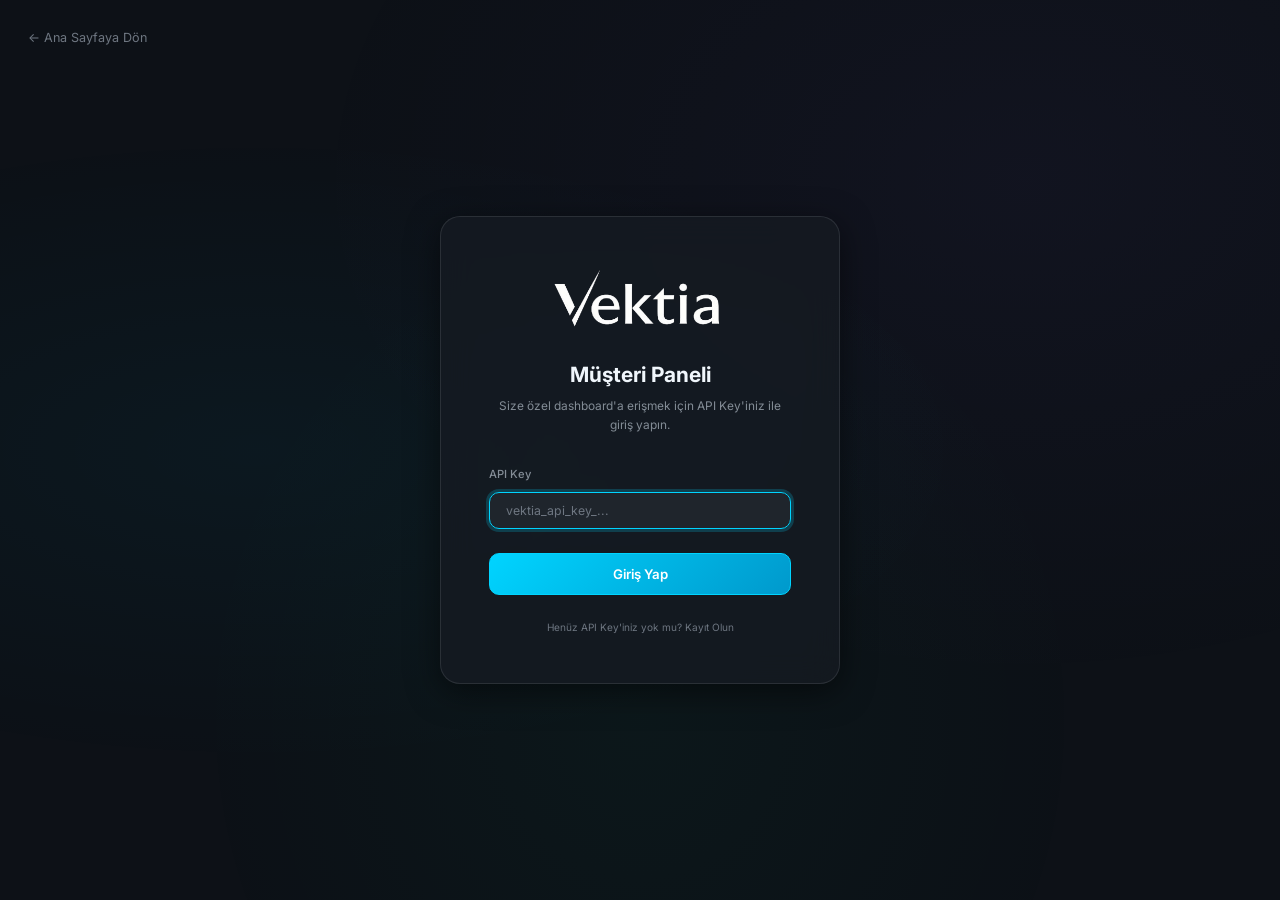
<file: admin/customer_players.html>
<!DOCTYPE html>
<html lang="tr">
<head>
    <meta charset="UTF-8">
    <meta name="viewport" content="width=device-width, initial-scale=1.0">
    <title data-i18n="title_users">Vektia — Kullanıcılar (Müşteri)</title>
    <link rel="stylesheet" href="css/style.css">
</head>
<body>
    <div class="app-layout">
        <!-- ═══ SIDEBAR ═══ -->
        <aside class="sidebar" id="sidebar-container" style="width: 260px;">
            <!-- Loaded by layout.js -->
        </aside>

        <!-- ═══ MAIN CONTENT ═══ -->
        <main class="main-content">
            <header class="top-header" style="display:flex; justify-content:space-between; align-items:center;">
                <h1 class="header-title" data-i18n="title_users">Kullanıcı Yönetimi</h1>
                <select id="langSelect" class="input-field" style="width:auto; padding:0.25rem; height:auto; background:var(--bg-secondary); border:1px solid var(--border-color); color:var(--text-color);" onchange="i18n.setLang(this.value)">
                    <option value="en">🇬🇧 EN</option>
                    <option value="tr">🇹🇷 TR</option>
                </select>
            </header>

            <div class="page-content">
                <div id="premiumLock" style="display:none; background: rgba(255, 0, 0, 0.1); border: 1px solid var(--danger-color); color: var(--text-color); padding: 1rem; border-radius: var(--radius-md); margin-bottom: 1rem; text-align: center;">
                    <strong data-i18n="modal_action_premium">🔒 Premium Özellik</strong><br>
                    <span data-i18n="modal_upgrade_msg">Kullanıcıları direkt olarak banlamak/beyaz listeye almak için Premium pakete sahip olmalısınız.</span>
                </div>

                <div class="card">
                    <div class="card-header">
                        <span class="card-title" data-i18n="filter_all">Tüm Kullanıcılar</span>
                        <div class="card-actions" style="display:flex; gap:10px; align-items:center;">
                            <select id="playerFilter" class="input-field" style="width:auto; padding:0.25rem 0.5rem; height:auto; background:var(--bg-secondary); color:var(--text-color); border:1px solid var(--border-color);" onchange="renderPlayers()">
                                <option value="most_events" data-i18n="filter_most_events">En Çok Vukuatı Olanlar</option>
                                <option value="high_risk" data-i18n="filter_high_risk">Sadece Yüksek Riskliler (High)</option>
                                <option value="suspicious" data-i18n="filter_suspicious">Sadece Şüpheliler (Suspicious)</option>
                                <option value="clean" data-i18n="filter_clean">Sadece Temizler (Clean/Low)</option>
                                <option value="banned" data-i18n="filter_banned">Banlı Kullanıcılar</option>
                            </select>
                            <button class="btn btn-primary btn-sm" onclick="loadCustomerPlayers()" data-i18n="btn_refresh">Yenile</button>
                        </div>
                    </div>
                    <div class="card-body" style="padding: 0;">
                        <div class="table-container">
                            <table class="data-table">
                                <thead>
                                    <tr>
                                        <th data-i18n="th_user_id">Kullanıcı ID</th>
                                        <th data-i18n="th_risk_score">Risk Skoru</th>
                                        <th data-i18n="th_risk_level">Risk Seviyesi</th>
                                        <th data-i18n="th_total_events">Toplam Olay</th>
                                        <th data-i18n="th_status">Mevcut Durum</th>
                                        <th style="text-align: right;" data-i18n="btn_inspect">Aksiyon</th>
                                    </tr>
                                </thead>
                                <tbody id="playersTableBody">
                                    <tr><td colspan="6" style="text-align: center; padding: 2rem;">Yükleniyor...</td></tr>
                                </tbody>
                            </table>
                        </div>
                    </div>
                </div>
            </div>
        </main>
    </div>
    <!-- Oyuncu Detay Modalı -->
    <style>
        dialog::backdrop {
            background: rgba(0, 0, 0, 0.7);
            backdrop-filter: blur(4px);
        }
    </style>
    <dialog id="playerModal" class="modal" style="border:1px solid var(--border-color); border-radius:var(--radius-xl); background:var(--bg-secondary); color:var(--text-primary); padding:0; width:400px; max-width:90vw; box-shadow:var(--shadow-lg);">
        <div style="padding:20px; border-bottom:1px solid var(--border-color); display:flex; justify-content:space-between; align-items:center;">
            <h2 style="margin:0; font-size:1.2rem; display:flex; align-items:center; gap:10px;">
                <span class="nav-icon">👤</span> 
                <span id="modalPlayerId">Kullanıcı ID</span>
            </h2>
            <button class="btn btn-ghost" onclick="closePlayerModal()" style="padding:4px 8px;">✕</button>
        </div>
        <div style="padding:20px;">
            <div style="display:flex; justify-content:space-between; margin-bottom:10px;">
                <span style="color:var(--text-muted);">Risk Skoru:</span>
                <strong id="modalRiskScore">—</strong>
            </div>
            <div style="display:flex; justify-content:space-between; margin-bottom:10px;">
                <span style="color:var(--text-muted);">Risk Seviyesi:</span>
                <strong id="modalRiskLevel">—</strong>
            </div>
            <div style="display:flex; justify-content:space-between; margin-bottom:10px;">
                <span style="color:var(--text-muted);">İşaretlenme (Flag) Sayısı:</span>
                <strong id="modalFlaggedCount">—</strong>
            </div>
            <div style="display:flex; justify-content:space-between; margin-bottom:20px;">
                <span style="color:var(--text-muted);">Toplam Olay (Event):</span>
                <strong id="modalTotalEvents">—</strong>
            </div>
            
            <div id="modalActions" style="display:flex; gap:10px; margin-top:20px; padding-top:20px; border-top:1px solid var(--border-color);">
                <!-- JS tarafından doldurulacak -->
            </div>
        </div>
    </dialog>

    <script src="js/i18n.js"></script>
    <script src="js/layout.js"></script>
    <script src="js/api.js"></script>
    <script>
        if (!VektiaAPI.getToken()) {
            window.location.href = 'customer_login.html';
        }

        renderCustomerSidebar('players');

        let isPremium = true;

        async function init() {
            try {
                const response = await VektiaAPI.request('/api/v1/customer/dashboard');
                document.getElementById('clientNameDisplay').textContent = response.client_name || 'Müşteri';
                
                const tierBadge = document.getElementById('tierBadge');
                if (response.tier === 'free') {
                    tierBadge.className = 'badge badge-tier-free';
                    tierBadge.textContent = 'FREE TIER';
                    isPremium = false;
                    document.getElementById('premiumLock').style.display = 'block';
                } else {
                    let tierName = 'PRO';
                    tierBadge.className = 'badge badge-tier-pro';
                    
                    if (response.tier === 'payg') {
                        tierName = 'PAY AS YOU GO';
                        tierBadge.className = 'badge badge-tier-payg';
                    }
                    if (response.tier === 'enterprise') {
                        tierName = 'ENTERPRISE';
                        tierBadge.className = 'badge badge-tier-enterprise';
                    }
                    
                    tierBadge.textContent = tierName;
                    isPremium = true;
                    document.getElementById('premiumLock').style.display = 'none';
                }
                
                loadCustomerPlayers();
            } catch (err) {
                if (err.message.includes('Oturum')) logoutCustomer();
            }
        }

        async function loadCustomerPlayers() {
            const tbody = document.getElementById('playersTableBody');
            tbody.innerHTML = `<tr><td colspan="6" style="text-align: center; padding: 2rem;">${i18n.t('loading')}</td></tr>`;
            try {
                const response = await VektiaAPI.request('/api/v1/customer/players?limit=100');
                
                if (!response.players || response.players.length === 0) {
                    tbody.innerHTML = `<tr><td colspan="6" style="text-align: center; padding: 2rem;">${i18n.t('no_users')}</td></tr>`;
                    return;
                }

                // Deduplicate by player_id
                const uniquePlayersMap = new Map();
                response.players.forEach(p => {
                    if (!uniquePlayersMap.has(p.player_id) || p.risk_score > uniquePlayersMap.get(p.player_id).risk_score) {
                        uniquePlayersMap.set(p.player_id, p);
                    }
                });
                const uniquePlayers = Array.from(uniquePlayersMap.values());
                window.currentPlayers = uniquePlayersMap;
                
                renderPlayers();
            } catch (err) {
                console.error(err);
                tbody.innerHTML = `<tr><td colspan="6" style="text-align: center; padding: 2rem; color:var(--danger-color);">Hata oluştu.</td></tr>`;
            }
        }

        function renderPlayers() {
            const tbody = document.getElementById('playersTableBody');
            const filterValue = document.getElementById('playerFilter').value;
            
            if (!window.currentPlayers || window.currentPlayers.size === 0) {
                tbody.innerHTML = `<tr><td colspan="6" style="text-align: center; padding: 2rem;">Oyuncu bulunamadı.</td></tr>`;
                return;
            }

            let players = Array.from(window.currentPlayers.values());

            // Filtreleme
            if (filterValue === 'high_risk') {
                players = players.filter(p => p.risk_level === 'high' || p.risk_level === 'confirmed');
            } else if (filterValue === 'suspicious') {
                players = players.filter(p => p.risk_level === 'suspicious');
            } else if (filterValue === 'clean') {
                players = players.filter(p => p.risk_level === 'clean' || p.risk_level === 'low');
            } else if (filterValue === 'banned') {
                players = players.filter(p => p.status === 'banned');
            }

            // Sıralama
            if (filterValue === 'most_events') {
                players.sort((a, b) => b.total_events - a.total_events);
            } else {
                players.sort((a, b) => b.risk_score - a.risk_score);
            }
            
            if (players.length === 0) {
                tbody.innerHTML = `<tr><td colspan="6" style="text-align: center; padding: 2rem;">${i18n.t('no_users')}</td></tr>`;
                return;
            }

            tbody.innerHTML = players.map(p => `
                <tr>
                    <td style="font-family: monospace; display:flex; align-items:center; gap:8px;">
                        <button class="btn btn-ghost btn-sm" style="padding:2px 6px;" onclick="toggleIncidents('${p.player_id}')">▼</button>
                        ${p.player_id}
                    </td>
                    <td>${(p.risk_score * 100).toFixed(0)}%</td>
                    <td><span class="badge badge-${p.risk_level}">${p.risk_level}</span></td>
                    <td>${p.total_events}</td>
                    <td><span class="badge badge-${p.status}">${p.status}</span></td>
                    <td style="text-align: right;">
                        <button class="btn btn-outline btn-sm" onclick="openPlayerModal('${p.player_id}')">${i18n.t('btn_inspect')}</button>
                    </td>
                </tr>
                <tr id="incidents-${p.player_id}" style="display:none; background:rgba(255,255,255,0.02);">
                    <td colspan="6" style="padding: 1rem;">
                        <div id="incidents-content-${p.player_id}">${i18n.t('loading')}</div>
                    </td>
                </tr>
            `).join('');
        }

        async function toggleIncidents(playerId) {
            const tr = document.getElementById(`incidents-${playerId}`);
            const content = document.getElementById(`incidents-content-${playerId}`);
            
            if (tr.style.display === 'none') {
                tr.style.display = 'table-row';
                content.innerHTML = `<div style="color:var(--text-muted); font-size:0.9rem;">${i18n.t('msg_incidents_loading')}</div>`;
                try {
                    const resp = await VektiaAPI.request(`/api/v1/customer/alerts?player_id=${encodeURIComponent(playerId)}`);
                    if (!resp.alerts || resp.alerts.length === 0) {
                        content.innerHTML = `<div style="color:var(--text-muted); font-size:0.9rem;">${i18n.t('msg_no_incidents')}</div>`;
                    } else {
                        content.innerHTML = `
                            <table style="width:100%; font-size:0.85rem; border-collapse:collapse;">
                                <tr style="border-bottom:1px solid var(--border-color); color:var(--text-muted);">
                                    <th style="padding:4px; text-align:left;">${i18n.t('th_layer')}</th>
                                    <th style="padding:4px; text-align:left;">${i18n.t('th_risk_level')}</th>
                                    <th style="padding:4px; text-align:left;">${i18n.t('th_risk_score')}</th>
                                    <th style="padding:4px; text-align:right;">${i18n.t('th_date')}</th>
                                </tr>
                                ${resp.alerts.map(a => `
                                    <tr style="border-bottom:1px solid rgba(255,255,255,0.05);">
                                        <td style="padding:4px;">${a.layer}</td>
                                        <td style="padding:4px;"><span class="badge badge-${a.risk_level}">${a.risk_level}</span></td>
                                        <td style="padding:4px;">${(a.score * 100).toFixed(0)}%</td>
                                        <td style="padding:4px; text-align:right; color:var(--text-muted);">${new Date(a.detected_at).toLocaleString()}</td>
                                    </tr>
                                `).join('')}
                            </table>
                        `;
                    }
                } catch (err) {
                    content.innerHTML = `<div style="color:var(--danger-color); font-size:0.9rem;">Yükleme hatası.</div>`;
                }
            } else {
                tr.style.display = 'none';
            }
        }

        function openPlayerModal(playerId) {
            const p = window.currentPlayers?.get(playerId);
            if (!p) return;
            
            document.getElementById('modalPlayerId').textContent = playerId;
            document.getElementById('modalRiskScore').textContent = (p.risk_score * 100).toFixed(0) + '%';
            document.getElementById('modalRiskLevel').innerHTML = `<span class="badge badge-${p.risk_level}">${p.risk_level}</span>`;
            document.getElementById('modalFlaggedCount').textContent = p.flagged_count;
            document.getElementById('modalTotalEvents').textContent = p.total_events;
            
            // Eğer premium değilse, butonları kilitle veya gizle
            if (!isPremium) {
                document.getElementById('modalActions').innerHTML = `<div style="color:var(--text-muted); text-align:center; padding:10px; font-size:0.9rem; width:100%;">${i18n.t('modal_upgrade_msg')}</div>`;
            } else {
                document.getElementById('modalActions').innerHTML = `
                    <button class="btn btn-danger" style="flex:1;" onclick="updatePlayerStatus('${playerId}', 'banned')">${i18n.t('btn_ban')}</button>
                    <button class="btn btn-ghost" style="flex:1;" onclick="updatePlayerStatus('${playerId}', 'active')">${i18n.t('btn_whitelist')}</button>
                `;
            }
            
            document.getElementById('playerModal').showModal();
        }

        function closePlayerModal() {
            document.getElementById('playerModal').close();
        }

        async function updatePlayerStatus(playerId, status) {
            if (!isPremium) return;
            try {
                await VektiaAPI.request(`/api/v1/customer/players/${playerId}/status`, {
                    method: 'POST',
                    body: JSON.stringify({ status: status, ban_reason: "Customer dashboard request" })
                });
                closePlayerModal();
                loadCustomerPlayers();
            } catch (err) {
                alert('Hata: ' + err.message);
            }
        }

        function logoutCustomer() {
            VektiaAPI.clearToken();
            window.location.href = 'customer_login.html';
        }

        init();
    </script>
</body>
</html>
</file>
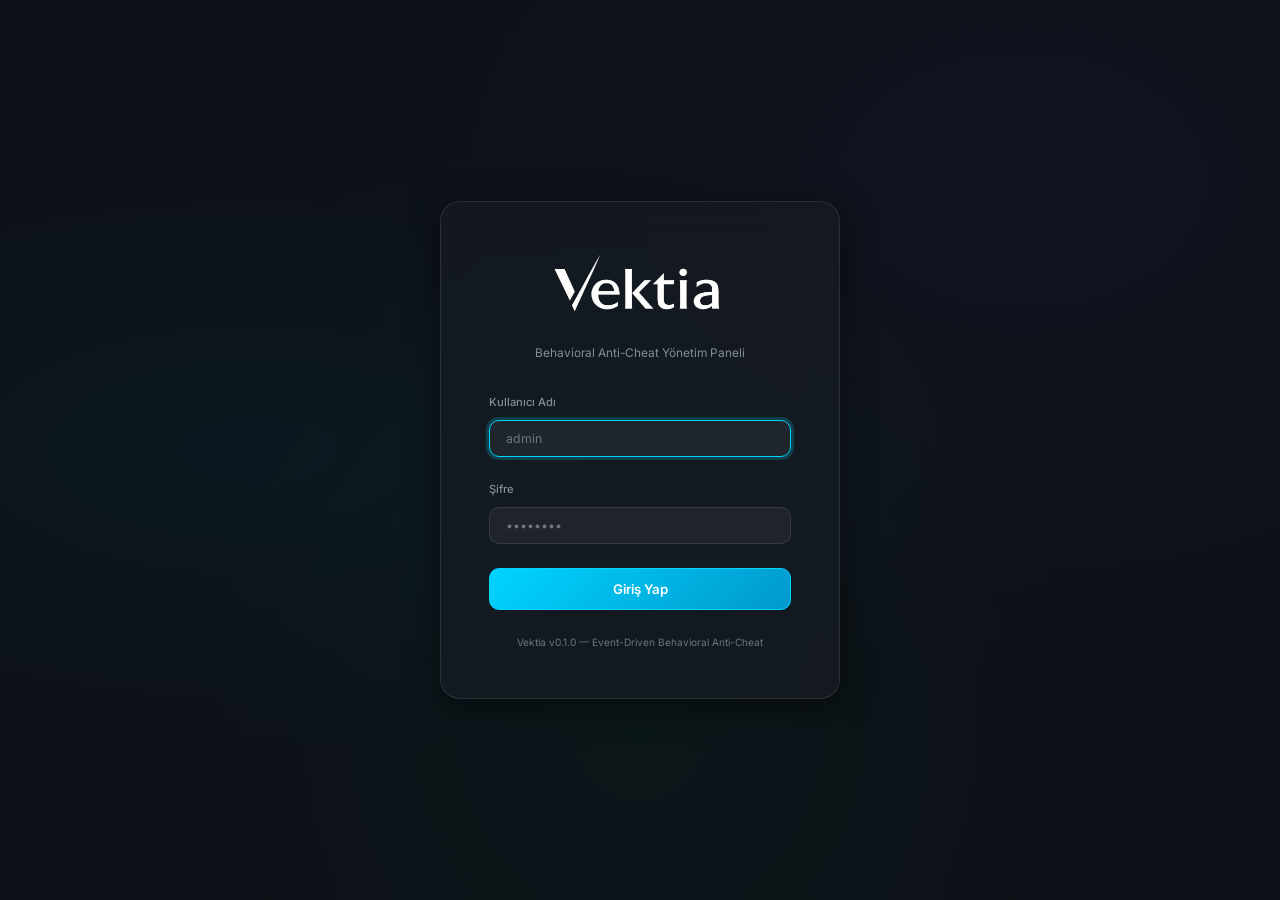
<file: admin/login.html>
<!DOCTYPE html>
<html lang="tr">
<head>
    <meta charset="UTF-8">
    <meta name="viewport" content="width=device-width, initial-scale=1.0">
    <meta name="description" content="Vektia Admin — Behavioral Anti-Cheat Yönetim Paneli Giriş">
    <title>Vektia — Giriş</title>
    <link rel="stylesheet" href="css/style.css">
</head>
<body>
    <div class="login-container">
        <div class="login-card">
            <div class="login-header">
                <img src="../public/logo.png" alt="Vektia" style="height: 72px; margin-bottom: 15px;" />
                <p class="login-subtitle">Behavioral Anti-Cheat Yönetim Paneli</p>
            </div>

            <div id="loginError" class="login-error">
                Geçersiz kullanıcı adı veya şifre.
            </div>

            <form class="login-form" id="loginForm" autocomplete="on">
                <div class="form-group">
                    <label class="form-label" for="username">Kullanıcı Adı</label>
                    <input 
                        type="text" 
                        id="username" 
                        class="form-input" 
                        placeholder="admin" 
                        required 
                        autocomplete="username"
                        autofocus
                    >
                </div>

                <div class="form-group">
                    <label class="form-label" for="password">Şifre</label>
                    <input 
                        type="password" 
                        id="password" 
                        class="form-input" 
                        placeholder="••••••••" 
                        required 
                        autocomplete="current-password"
                    >
                </div>

                <button type="submit" class="btn btn-primary" id="loginBtn">
                    <span id="loginBtnText">Giriş Yap</span>
                    <span id="loginBtnSpinner" class="loading-spinner" style="display:none; width:18px; height:18px; border-width:2px; margin:0;"></span>
                </button>
            </form>

            <div style="margin-top: 24px; text-align: center;">
                <p style="font-size: 0.72rem; color: var(--text-muted);">
                    Vektia v0.1.0 — Event-Driven Behavioral Anti-Cheat
                </p>
            </div>
        </div>
    </div>

    <script src="js/api.js"></script>
    <script>
        const loginForm = document.getElementById('loginForm');
        const loginError = document.getElementById('loginError');
        const loginBtn = document.getElementById('loginBtn');
        const loginBtnText = document.getElementById('loginBtnText');
        const loginBtnSpinner = document.getElementById('loginBtnSpinner');

        // Zaten giriş yapılmışsa dashboard'a yönlendir
        if (VektiaAPI.getToken()) {
            window.location.href = 'index.html';
        }

        loginForm.addEventListener('submit', async (e) => {
            e.preventDefault();
            
            const username = document.getElementById('username').value.trim();
            const password = document.getElementById('password').value;

            // Loading durumu
            loginBtn.disabled = true;
            loginBtnText.style.display = 'none';
            loginBtnSpinner.style.display = 'inline-block';
            loginError.classList.remove('show');

            try {
                const data = await VektiaAPI.login(username, password);
                
                if (data.access_token) {
                    VektiaAPI.setToken(data.access_token);
                    window.location.href = 'index.html';
                } else {
                    throw new Error('Token alınamadı');
                }
            } catch (err) {
                loginError.textContent = err.message || 'Giriş başarısız';
                loginError.classList.add('show');
            } finally {
                loginBtn.disabled = false;
                loginBtnText.style.display = 'inline';
                loginBtnSpinner.style.display = 'none';
            }
        });
    </script>
</body>
</html>
</file>
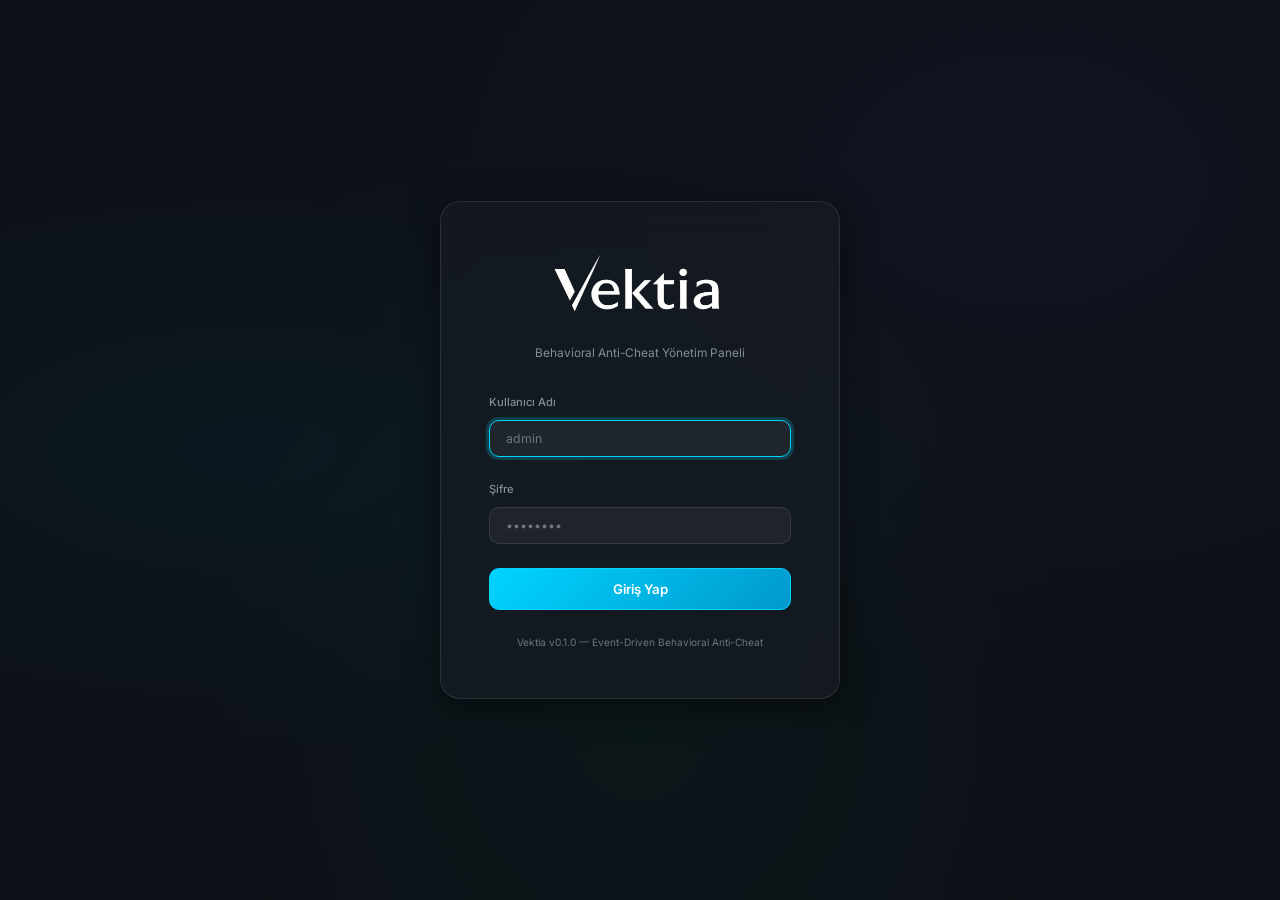
<file: admin/settings.html>
<!DOCTYPE html>
<html lang="tr">
<head>
    <meta charset="UTF-8">
    <meta name="viewport" content="width=device-width, initial-scale=1.0">
    <meta name="description" content="Vektia — Sistem Ayarları">
    <title>Vektia — Ayarlar</title>
    <link rel="stylesheet" href="css/style.css">
</head>
<body>
    <div class="app-layout">
        <aside class="sidebar" id="sidebar-container">
            <!-- Loaded by layout.js -->
        </aside>

        <main class="main-content">
            <header class="top-header">
                <h1 class="header-title">⚙️ Sistem Ayarları</h1>
            </header>

            <div class="page-content">
                <!-- Sistem Durumu -->
                <div class="card" style="margin-bottom: var(--space-lg);">
                    <div class="card-header">
                        <span class="card-title">Sistem Durumu</span>
                        <button class="btn btn-ghost btn-sm" onclick="loadSystemStats()">🔄 Yenile</button>
                    </div>
                    <div class="card-body">
                        <div class="stats-grid" style="margin-bottom: 0;">
                            <div class="stat-card purple">
                                <div class="stat-card-header">
                                    <span class="stat-label">Redis Bellek</span>
                                    <div class="stat-icon purple">💾</div>
                                </div>
                                <div class="stat-value" id="redisMemory" style="font-size: 1.5rem;">—</div>
                            </div>
                            <div class="stat-card orange">
                                <div class="stat-card-header">
                                    <span class="stat-label">ML Kuyruğu</span>
                                    <div class="stat-icon orange">🤖</div>
                                </div>
                                <div class="stat-value" id="mlQueueSize" style="font-size: 1.5rem;">—</div>
                            </div>
                            <div class="stat-card blue">
                                <div class="stat-card-header">
                                    <span class="stat-label">Şüpheli Havuzu</span>
                                    <div class="stat-icon blue">🔍</div>
                                </div>
                                <div class="stat-value" id="suspiciousPool" style="font-size: 1.5rem;">—</div>
                            </div>
                            <div class="stat-card red">
                                <div class="stat-card-header">
                                    <span class="stat-label">Onaylanmış Havuz</span>
                                    <div class="stat-icon red">🎯</div>
                                </div>
                                <div class="stat-value" id="confirmedPool" style="font-size: 1.5rem;">—</div>
                            </div>
                        </div>
                    </div>
                </div>

                <!-- API Bilgileri -->
                <div class="grid-2">
                    <div class="card">
                        <div class="card-header">
                            <span class="card-title">API Bağlantı Bilgileri</span>
                        </div>
                        <div class="card-body">
                            <div class="form-group" style="margin-bottom: var(--space-md);">
                                <label class="form-label">API Base URL</label>
                                <input type="text" class="form-input" value="" id="apiUrl" readonly style="font-family: var(--font-mono); font-size: 0.82rem;">
                            </div>
                            <div class="form-group" style="margin-bottom: var(--space-md);">
                                <label class="form-label">WebSocket Telemetri</label>
                                <input type="text" class="form-input" value="" id="wsUrl" readonly style="font-family: var(--font-mono); font-size: 0.82rem;">
                            </div>
                            <div class="form-group">
                                <label class="form-label">API Docs</label>
                                <a href="/api/docs" target="_blank" class="btn btn-ghost btn-sm">📚 Swagger Docs Aç</a>
                            </div>
                        </div>
                    </div>

                    <div class="card">
                        <div class="card-header">
                            <span class="card-title">Tespit Eşikleri</span>
                        </div>
                        <div class="card-body">
                            <div class="form-group" style="margin-bottom: var(--space-md);">
                                <label class="form-label">Bot Eşik Değeri (std_dev)</label>
                                <input type="text" class="form-input" value="0.005" readonly style="font-family: var(--font-mono);">
                                <div style="font-size: 0.72rem; color: var(--text-muted); margin-top: 4px;">Bu sapmanın altındaki ritimler bot olarak işaretlenir</div>
                            </div>
                            <div class="form-group" style="margin-bottom: var(--space-md);">
                                <label class="form-label">Şüpheli Eşik Değeri</label>
                                <input type="text" class="form-input" value="0.02" readonly style="font-family: var(--font-mono);">
                            </div>
                            <div class="form-group">
                                <label class="form-label">Pencere Boyutu (MAX_WINDOW)</label>
                                <input type="text" class="form-input" value="20" readonly style="font-family: var(--font-mono);">
                                <div style="font-size: 0.72rem; color: var(--text-muted); margin-top: 4px;">Analiz için saklanacak son eylem sayısı</div>
                            </div>
                        </div>
                    </div>
                </div>
            </div>
        </main>
    </div>

    <script src="js/layout.js"></script>
    <script src="js/api.js"></script>
    <script src="js/app.js"></script>
    <script>
        if (!requireAuth()) throw new Error('Auth required');
        
        renderAdminSidebar('settings');
        loadAdminInfo();

        // URL'leri ayarla
        document.getElementById('apiUrl').value = `${window.location.origin}/api/v1/telemetry/event`;
        const wsProto = window.location.protocol === 'https:' ? 'wss:' : 'ws:';
        document.getElementById('wsUrl').value = `${wsProto}//${window.location.host}/api/v1/telemetry/stream`;

        async function loadSystemStats() {
            try {
                const data = await VektiaAPI.getStats();
                document.getElementById('redisMemory').textContent = data.redis_memory || '—';
                document.getElementById('mlQueueSize').textContent = data.ml_queue_size || 0;
                document.getElementById('suspiciousPool').textContent = data.suspicious_pool_size || 0;
                document.getElementById('confirmedPool').textContent = data.confirmed_pool_size || 0;
            } catch (err) {
                console.error('Stats hatası:', err);
            }
        }

        loadSystemStats();
        setInterval(loadSystemStats, 30000);
    </script>
</body>
</html>
</file>
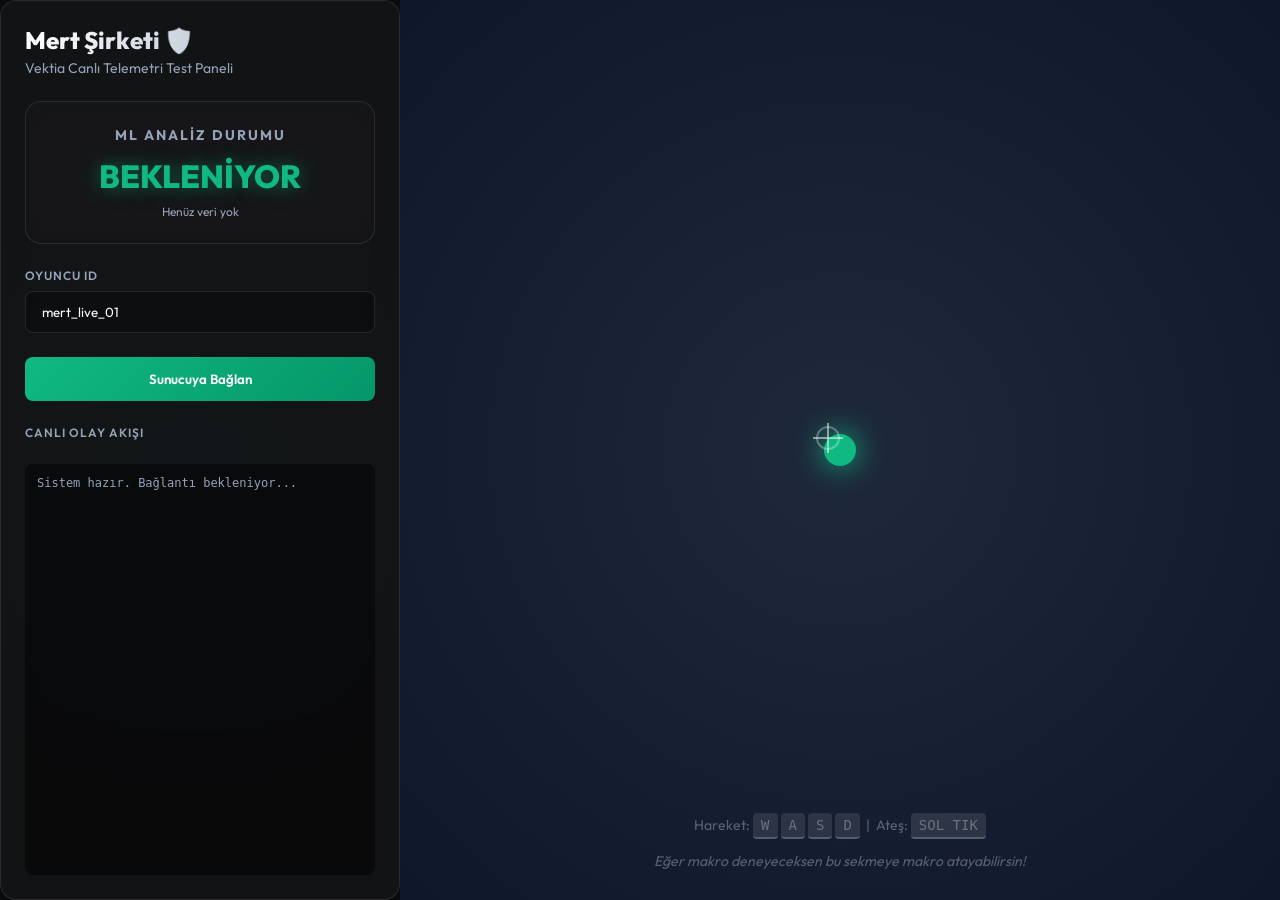
<file: public/demo.html>
<!DOCTYPE html>
<html lang="tr">
<head>
    <meta charset="UTF-8">
    <meta name="viewport" content="width=device-width, initial-scale=1.0">
    <title>Mert Şirketi - Vektia ML Demo</title>
    <style>
        @import url('https://fonts.googleapis.com/css2?family=Outfit:wght@300;400;600;800&display=swap');
        
        :root {
            --bg: #09090b;
            --surface: rgba(24, 24, 27, 0.7);
            --border: rgba(255, 255, 255, 0.1);
            --primary: #10b981; /* Emerald for clean */
            --danger: #ef4444; /* Red for bot */
            --text: #f8fafc;
        }

        body {
            margin: 0;
            padding: 0;
            font-family: 'Outfit', sans-serif;
            background-color: var(--bg);
            color: var(--text);
            display: flex;
            height: 100vh;
            overflow: hidden;
            background-image: 
                radial-gradient(circle at 15% 50%, rgba(16, 185, 129, 0.05) 0%, transparent 50%),
                radial-gradient(circle at 85% 30%, rgba(239, 68, 68, 0.05) 0%, transparent 50%);
        }

        .glass {
            background: var(--surface);
            backdrop-filter: blur(16px);
            border: 1px solid var(--border);
            border-radius: 16px;
        }

        /* Sidebar */
        .sidebar {
            width: 350px;
            padding: 24px;
            display: flex;
            flex-direction: column;
            gap: 24px;
            z-index: 10;
        }

        .brand h1 {
            font-size: 24px;
            font-weight: 800;
            margin: 0;
            background: linear-gradient(to right, #fff, #94a3b8);
            -webkit-background-clip: text;
            -webkit-text-fill-color: transparent;
        }

        .brand p {
            color: #94a3b8;
            font-size: 14px;
            margin: 4px 0 0 0;
        }

        /* Status Card */
        .status-card {
            padding: 24px;
            text-align: center;
            transition: all 0.3s ease;
        }

        .status-card h2 {
            margin: 0;
            font-size: 14px;
            text-transform: uppercase;
            letter-spacing: 2px;
            color: #94a3b8;
        }

        .status-badge {
            font-size: 32px;
            font-weight: 800;
            margin-top: 12px;
            text-shadow: 0 0 20px rgba(16, 185, 129, 0.5);
            color: var(--primary);
        }

        .status-card.flagged {
            border-color: var(--danger);
            box-shadow: 0 0 30px rgba(239, 68, 68, 0.2);
        }

        .status-card.flagged .status-badge {
            color: var(--danger);
            text-shadow: 0 0 20px rgba(239, 68, 68, 0.5);
        }

        /* Controls */
        .control-group {
            display: flex;
            flex-direction: column;
            gap: 8px;
        }

        label {
            font-size: 12px;
            font-weight: 600;
            color: #94a3b8;
            text-transform: uppercase;
            letter-spacing: 1px;
        }

        input {
            background: rgba(0,0,0,0.3);
            border: 1px solid var(--border);
            color: white;
            padding: 12px 16px;
            border-radius: 8px;
            font-family: inherit;
            outline: none;
            transition: border-color 0.2s;
        }

        input:focus {
            border-color: var(--primary);
        }

        button {
            background: linear-gradient(135deg, #10b981, #059669);
            color: white;
            border: none;
            padding: 14px;
            border-radius: 8px;
            font-weight: 600;
            font-family: inherit;
            cursor: pointer;
            transition: transform 0.2s, box-shadow 0.2s;
        }

        button:hover {
            transform: translateY(-2px);
            box-shadow: 0 10px 20px rgba(16, 185, 129, 0.2);
        }
        
        button:disabled {
            background: #334155;
            cursor: not-allowed;
            transform: none;
            box-shadow: none;
        }

        /* Log Feed */
        .logs {
            flex-grow: 1;
            overflow-y: auto;
            font-family: monospace;
            font-size: 12px;
            background: rgba(0,0,0,0.5);
            border-radius: 8px;
            padding: 12px;
            display: flex;
            flex-direction: column;
            gap: 4px;
        }

        .log-entry {
            color: #94a3b8;
        }
        .log-entry.event { color: #38bdf8; }
        .log-entry.alert { color: #ef4444; font-weight: bold; }

        /* Game Area */
        .game-container {
            flex-grow: 1;
            position: relative;
            background: radial-gradient(circle at center, #1e293b, #0f172a);
            display: flex;
            justify-content: center;
            align-items: center;
            overflow: hidden;
            cursor: crosshair;
        }

        .player {
            width: 32px;
            height: 32px;
            background: var(--primary);
            border-radius: 50%;
            position: absolute;
            top: 50%;
            left: 50%;
            transform: translate(-50%, -50%);
            box-shadow: 0 0 30px var(--primary);
            transition: left 0.1s linear, top 0.1s linear, background-color 0.3s, box-shadow 0.3s;
            z-index: 2;
        }

        .player.flagged {
            background: var(--danger);
            box-shadow: 0 0 30px var(--danger);
        }

        .bullet {
            position: absolute;
            width: 8px;
            height: 8px;
            background: #fde047;
            border-radius: 50%;
            box-shadow: 0 0 10px #fde047;
            pointer-events: none;
            z-index: 1;
        }

        .crosshair-ui {
            position: absolute;
            width: 20px;
            height: 20px;
            border: 2px solid rgba(255,255,255,0.3);
            border-radius: 50%;
            pointer-events: none;
            transform: translate(-50%, -50%);
            z-index: 3;
            transition: transform 0.1s;
        }

        .crosshair-ui::before, .crosshair-ui::after {
            content: '';
            position: absolute;
            background: rgba(255,255,255,0.5);
        }
        .crosshair-ui::before { top: 50%; left: -5px; right: -5px; height: 2px; transform: translateY(-50%); }
        .crosshair-ui::after { left: 50%; top: -5px; bottom: -5px; width: 2px; transform: translateX(-50%); }

        .instructions {
            position: absolute;
            bottom: 30px;
            text-align: center;
            color: rgba(255,255,255,0.3);
            pointer-events: none;
            font-size: 14px;
        }
        .instructions kbd {
            background: rgba(255,255,255,0.1);
            padding: 4px 8px;
            border-radius: 4px;
            border-bottom: 2px solid rgba(255,255,255,0.2);
        }
    </style>
</head>
<body>

    <div class="glass sidebar">
        <div class="brand">
            <h1>Mert Şirketi 🛡️</h1>
            <p>Vektia Canlı Telemetri Test Paneli</p>
        </div>

        <div class="glass status-card" id="statusCard">
            <h2>ML Analiz Durumu</h2>
            <div class="status-badge" id="statusText">BEKLENİYOR</div>
            <div style="font-size: 12px; color: #94a3b8; margin-top: 8px;" id="scoreText">Henüz veri yok</div>
        </div>

        <div class="control-group">
            <label for="playerId">Oyuncu ID</label>
            <input type="text" id="playerId" value="mert_live_01">
        </div>

        <button id="connectBtn">Sunucuya Bağlan</button>

        <label>Canlı Olay Akışı</label>
        <div class="logs" id="logs">
            <div class="log-entry">Sistem hazır. Bağlantı bekleniyor...</div>
        </div>
    </div>

    <div class="game-container" id="gameArea">
        <div class="crosshair-ui" id="crosshair"></div>
        <div class="player" id="player"></div>
        <div class="instructions">
            Hareket: <kbd>W</kbd> <kbd>A</kbd> <kbd>S</kbd> <kbd>D</kbd> &nbsp;|&nbsp; Ateş: <kbd>SOL TIK</kbd><br><br>
            <i>Eğer makro deneyeceksen bu sekmeye makro atayabilirsin!</i>
        </div>
    </div>

    <script>
        // MERT ŞİRKETİ (Client ID: 1) API KEY
        const API_KEY = "test_api_key_A"; 
        
        let ws = null;
        let isConnected = false;
        
        // UI Elements
        const connectBtn = document.getElementById('connectBtn');
        const logsDiv = document.getElementById('logs');
        const statusCard = document.getElementById('statusCard');
        const statusText = document.getElementById('statusText');
        const scoreText = document.getElementById('scoreText');
        const playerEl = document.getElementById('player');
        const gameArea = document.getElementById('gameArea');
        const crosshair = document.getElementById('crosshair');
        
        // Game State
        let pX = gameArea.clientWidth / 2;
        let pY = gameArea.clientHeight / 2;
        let keys = {};
        let mouseX = pX;
        let mouseY = pY;

        function addLog(msg, type = '') {
            const el = document.createElement('div');
            el.className = `log-entry ${type}`;
            const time = new Date().toLocaleTimeString();
            el.textContent = `[${time}] ${msg}`;
            logsDiv.appendChild(el);
            logsDiv.scrollTop = logsDiv.scrollHeight;
        }

        function connect() {
            if (ws && isConnected) {
                ws.close();
                return;
            }

            const playerId = document.getElementById('playerId').value;
            if (!playerId) {
                alert("Lütfen Oyuncu ID girin!");
                return;
            }

            addLog("WebSocket bağlanıyor...");
            connectBtn.disabled = true;

            const protocol = window.location.protocol === 'https:' ? 'wss:' : 'ws:';
            const host = window.location.host || 'localhost:8000';
            ws = new WebSocket(`${protocol}//${host}/api/v1/telemetry/stream`);

            ws.onopen = () => {
                // Auth message
                ws.send(JSON.stringify({
                    auth: API_KEY,
                    server_id: "demo_server"
                }));
            };

            ws.onmessage = (e) => {
                const data = JSON.parse(e.data);
                
                if (data.status === "authenticated") {
                    isConnected = true;
                    connectBtn.textContent = "Bağlantıyı Kes";
                    connectBtn.disabled = false;
                    addLog("Bağlantı başarılı. Veri gönderimine hazır.", "event");
                    statusText.textContent = "TEMİZ (HUMAN)";
                    statusText.style.color = "var(--primary)";
                    statusCard.classList.remove('flagged');
                    playerEl.classList.remove('flagged');
                }
                else if (data.type === "alert") {
                    addLog(`BOT TESPİTİ! Risk: ${data.risk_level} (${data.risk_score.toFixed(2)})`, "alert");
                    statusText.textContent = "BOT TESPİT EDİLDİ";
                    statusCard.classList.add('flagged');
                    playerEl.classList.add('flagged');
                    scoreText.textContent = `Risk Skoru: ${data.risk_score.toFixed(2)} (Seviye: ${data.risk_level.toUpperCase()})`;
                }
                else if (data.error) {
                    addLog(`Hata: ${data.error}`, "alert");
                    connectBtn.disabled = false;
                }
            };

            ws.onclose = () => {
                isConnected = false;
                connectBtn.textContent = "Sunucuya Bağlan";
                connectBtn.disabled = false;
                addLog("Bağlantı kesildi.");
            };
            
            ws.onerror = (e) => {
                addLog("WebSocket Hatası! Sunucu açık mı?", "alert");
                connectBtn.disabled = false;
            };
        }

        function sendEvent(actionType, extraCoords = null) {
            if (!isConnected || !ws) return;
            const playerId = document.getElementById('playerId').value;
            
            const eventPayload = {
                player_id: playerId,
                action_type: actionType,
                timestamp: Date.now()
            };
            
            if (extraCoords) {
                eventPayload.coords = { x: extraCoords.x, y: extraCoords.y, z: 0.0 };
            }
            
            ws.send(JSON.stringify(eventPayload));
            addLog(`Gönderildi: ${actionType}`, "event");
        }

        connectBtn.addEventListener('click', connect);

        // --- Game Logic ---
        
        // Key Listeners
        let lastMoveEvent = 0;
        window.addEventListener('keydown', e => {
            const key = e.key.toLowerCase();
            keys[key] = true;
            if (['w', 'a', 's', 'd'].includes(key)) {
                const now = Date.now();
                if (now - lastMoveEvent > 30) {
                    sendEvent("move"); // Simulates OS auto-repeat for walking
                    lastMoveEvent = now;
                }
            }
        });
        window.addEventListener('keyup', e => keys[e.key.toLowerCase()] = false);
        
        // Mouse Listeners
        gameArea.addEventListener('mousemove', e => {
            const rect = gameArea.getBoundingClientRect();
            mouseX = e.clientX - rect.left;
            mouseY = e.clientY - rect.top;
            crosshair.style.left = mouseX + 'px';
            crosshair.style.top = mouseY + 'px';
        });

        gameArea.addEventListener('mousedown', e => {
            if (e.button === 0) { // Left click
                shoot();
                sendEvent("click", { x: mouseX, y: mouseY });
            }
        });

        function shoot() {
            crosshair.style.transform = 'translate(-50%, -50%) scale(1.5)';
            setTimeout(() => crosshair.style.transform = 'translate(-50%, -50%) scale(1)', 100);

            // Visual bullet effect
            const bullet = document.createElement('div');
            bullet.className = 'bullet';
            bullet.style.left = pX + 'px';
            bullet.style.top = pY + 'px';
            gameArea.appendChild(bullet);

            // Animate bullet to mouse target
            const dx = mouseX - pX;
            const dy = mouseY - pY;
            const dist = Math.sqrt(dx*dx + dy*dy);
            
            bullet.style.transition = `all ${dist * 2}ms linear`;
            
            // Trigger reflow
            bullet.getBoundingClientRect();
            
            bullet.style.left = mouseX + 'px';
            bullet.style.top = mouseY + 'px';
            
            setTimeout(() => {
                bullet.remove();
            }, dist * 2);
        }

        // Game Loop
        const speed = 4;
        function update() {
            let moved = false;
            if (keys['w']) { pY -= speed; moved = true; }
            if (keys['s']) { pY += speed; moved = true; }
            if (keys['a']) { pX -= speed; moved = true; }
            if (keys['d']) { pX += speed; moved = true; }

            // Boundaries
            pX = Math.max(16, Math.min(gameArea.clientWidth - 16, pX));
            pY = Math.max(16, Math.min(gameArea.clientHeight - 16, pY));

            playerEl.style.left = pX + 'px';
            playerEl.style.top = pY + 'px';

            requestAnimationFrame(update);
        }
        
        update();

    </script>
</body>
</html>
</file>
<file: admin/css/style.css>
/* ============================================
   VEKTIA — Admin Dashboard Design System
   Premium Dark Theme with Glassmorphism
   ============================================ */

/* === Google Fonts === */
@import url('https://fonts.googleapis.com/css2?family=Inter:wght@300;400;500;600;700;800&family=JetBrains+Mono:wght@400;500;600&display=swap');

/* === CSS Custom Properties (Design Tokens) === */
:root {
    /* Color Palette */
    --bg-primary: #0d1117;
    --bg-secondary: #161b22;
    --bg-card: rgba(22, 27, 34, 0.8);
    --bg-card-hover: rgba(33, 38, 45, 0.9);
    --bg-glass: rgba(255, 255, 255, 0.03);
    --bg-input: rgba(255, 255, 255, 0.05);
    
    --border-color: rgba(240, 246, 252, 0.1);
    --border-glow: rgba(0, 212, 255, 0.15);
    
    --text-primary: #e6edf3;
    --text-secondary: #848d97;
    --text-muted: #6e7681;
    --text-heading: #f0f6fc;
    
    /* Accent Colors */
    --accent-blue: #00d4ff;
    --accent-blue-glow: rgba(0, 212, 255, 0.2);
    --accent-purple: #8b5cf6;
    --accent-purple-glow: rgba(139, 92, 246, 0.2);
    --accent-green: #00e68a;
    --accent-green-glow: rgba(0, 230, 138, 0.2);
    --accent-orange: #ff8c42;
    --accent-orange-glow: rgba(255, 140, 66, 0.2);
    --accent-red: #ff2e63;
    --accent-red-glow: rgba(255, 46, 99, 0.2);
    --accent-yellow: #ffd93d;
    
    /* Gradients */
    --gradient-blue: linear-gradient(135deg, #00d4ff, #0099cc);
    --gradient-purple: linear-gradient(135deg, #8b5cf6, #6d28d9);
    --gradient-green: linear-gradient(135deg, #00e68a, #00b368);
    --gradient-red: linear-gradient(135deg, #ff2e63, #cc1a4a);
    --gradient-orange: linear-gradient(135deg, #ff8c42, #e67326);
    --gradient-hero: linear-gradient(135deg, rgba(0, 212, 255, 0.08), rgba(139, 92, 246, 0.08));
    
    /* Shadows */
    --shadow-sm: 0 2px 8px rgba(0, 0, 0, 0.3);
    --shadow-md: 0 4px 16px rgba(0, 0, 0, 0.4);
    --shadow-lg: 0 8px 32px rgba(0, 0, 0, 0.5);
    --shadow-glow-blue: 0 0 20px rgba(0, 212, 255, 0.15);
    --shadow-glow-red: 0 0 20px rgba(255, 46, 99, 0.15);
    
    /* Typography */
    --font-body: 'Inter', -apple-system, BlinkMacSystemFont, sans-serif;
    --font-mono: 'JetBrains Mono', 'Fira Code', monospace;
    
    /* Spacing */
    --space-xs: 4px;
    --space-sm: 8px;
    --space-md: 16px;
    --space-lg: 24px;
    --space-xl: 32px;
    --space-2xl: 48px;
    --space-3xl: 64px;
    
    /* Border Radius */
    --radius-sm: 6px;
    --radius-md: 10px;
    --radius-lg: 16px;
    --radius-xl: 20px;
    --radius-full: 9999px;
    
    /* Transitions */
    --transition-fast: 150ms cubic-bezier(0.4, 0, 0.2, 1);
    --transition-base: 250ms cubic-bezier(0.4, 0, 0.2, 1);
    --transition-slow: 400ms cubic-bezier(0.4, 0, 0.2, 1);
    
    /* Layout */
    --sidebar-width: 260px;
    --header-height: 64px;
}

/* === Reset & Base === */
*, *::before, *::after {
    margin: 0;
    padding: 0;
    box-sizing: border-box;
}

html {
    font-size: 14px;
    scroll-behavior: smooth;
    -webkit-font-smoothing: antialiased;
    -moz-osx-font-smoothing: grayscale;
}

body {
    font-family: var(--font-body);
    background: var(--bg-primary);
    color: var(--text-primary);
    line-height: 1.6;
    min-height: 100vh;
    overflow-x: hidden;
}

/* Animated background mesh */
body::before {
    content: '';
    position: fixed;
    top: 0;
    left: 0;
    right: 0;
    bottom: 0;
    background: 
        radial-gradient(ellipse at 20% 50%, rgba(0, 212, 255, 0.04) 0%, transparent 50%),
        radial-gradient(ellipse at 80% 20%, rgba(139, 92, 246, 0.04) 0%, transparent 50%),
        radial-gradient(ellipse at 50% 80%, rgba(0, 230, 138, 0.03) 0%, transparent 50%);
    pointer-events: none;
    z-index: 0;
}

a {
    color: var(--accent-blue);
    text-decoration: none;
    transition: color var(--transition-fast);
}

a:hover {
    color: #33ddff;
}

/* === Scrollbar === */
::-webkit-scrollbar {
    width: 6px;
    height: 6px;
}

::-webkit-scrollbar-track {
    background: transparent;
}

::-webkit-scrollbar-thumb {
    background: rgba(255, 255, 255, 0.1);
    border-radius: var(--radius-full);
}

::-webkit-scrollbar-thumb:hover {
    background: rgba(255, 255, 255, 0.2);
}

/* ============================================
   LAYOUT
   ============================================ */

.app-layout {
    display: flex;
    min-height: 100vh;
    position: relative;
    z-index: 1;
}

/* === Sidebar === */
.sidebar {
    width: var(--sidebar-width);
    height: 100vh;
    position: fixed;
    left: 0;
    top: 0;
    background: var(--bg-secondary);
    border-right: 1px solid var(--border-color);
    display: flex;
    flex-direction: column;
    z-index: 100;
    transition: transform var(--transition-base);
}

.sidebar-header {
    padding: var(--space-lg);
    border-bottom: 1px solid var(--border-color);
}

.sidebar-logo {
    display: flex;
    align-items: center;
    gap: var(--space-md);
}

.sidebar-logo .logo-icon {
    width: 36px;
    height: 36px;
    background: var(--gradient-blue);
    border-radius: var(--radius-md);
    display: flex;
    align-items: center;
    justify-content: center;
    font-size: 1.2rem;
    font-weight: 800;
    color: #fff;
    box-shadow: var(--shadow-glow-blue);
}

.sidebar-logo .logo-text {
    font-size: 1.4rem;
    font-weight: 700;
    color: var(--text-heading);
    letter-spacing: -0.5px;
}

.sidebar-logo .logo-badge {
    font-size: 0.65rem;
    font-weight: 600;
    color: var(--accent-blue);
    background: var(--accent-blue-glow);
    padding: 2px 6px;
    border-radius: var(--radius-full);
    margin-left: auto;
}

.sidebar-nav {
    flex: 1;
    padding: var(--space-md);
    overflow-y: auto;
}

.nav-section-label {
    font-size: 0.7rem;
    font-weight: 600;
    color: var(--text-muted);
    text-transform: uppercase;
    letter-spacing: 1.2px;
    padding: var(--space-md) var(--space-md) var(--space-sm);
}

.nav-item {
    display: flex;
    align-items: center;
    gap: var(--space-md);
    padding: 10px var(--space-md);
    border-radius: var(--radius-md);
    color: var(--text-secondary);
    font-weight: 500;
    font-size: 0.92rem;
    cursor: pointer;
    transition: all var(--transition-fast);
    position: relative;
    margin-bottom: 2px;
}

.nav-item:hover {
    color: var(--text-primary);
    background: var(--bg-glass);
}

.nav-item.active {
    color: var(--accent-blue);
    background: var(--accent-blue-glow);
}

.nav-item.active::before {
    content: '';
    position: absolute;
    left: 0;
    top: 50%;
    transform: translateY(-50%);
    width: 3px;
    height: 60%;
    background: var(--accent-blue);
    border-radius: 0 var(--radius-sm) var(--radius-sm) 0;
}

.nav-item .nav-icon {
    font-size: 1.1rem;
    width: 20px;
    text-align: center;
}

.nav-item .nav-badge {
    margin-left: auto;
    font-size: 0.7rem;
    font-weight: 700;
    min-width: 20px;
    height: 20px;
    display: flex;
    align-items: center;
    justify-content: center;
    border-radius: var(--radius-full);
    padding: 0 6px;
}

.nav-badge.danger {
    background: var(--accent-red);
    color: #fff;
}

.nav-badge.warning {
    background: var(--accent-orange);
    color: #fff;
}

.sidebar-footer {
    padding: var(--space-md);
    border-top: 1px solid var(--border-color);
}

.user-info {
    display: flex;
    align-items: center;
    gap: var(--space-md);
    padding: var(--space-sm);
}

.user-avatar {
    width: 32px;
    height: 32px;
    background: var(--gradient-purple);
    border-radius: var(--radius-full);
    display: flex;
    align-items: center;
    justify-content: center;
    font-weight: 700;
    font-size: 0.85rem;
    color: #fff;
}

.user-details {
    flex: 1;
}

.user-name {
    font-weight: 600;
    font-size: 0.85rem;
    color: var(--text-primary);
}

.user-role {
    font-size: 0.7rem;
    color: var(--text-muted);
}

/* === Main Content === */
.main-content {
    flex: 1;
    margin-left: var(--sidebar-width);
    min-height: 100vh;
}

/* === Top Header === */
.top-header {
    height: var(--header-height);
    padding: 0 var(--space-xl);
    display: flex;
    align-items: center;
    justify-content: space-between;
    border-bottom: 1px solid var(--border-color);
    background: rgba(6, 6, 11, 0.8);
    backdrop-filter: blur(12px);
    -webkit-backdrop-filter: blur(12px);
    position: sticky;
    top: 0;
    z-index: 50;
}

.header-title {
    font-size: 1.15rem;
    font-weight: 600;
    color: var(--text-heading);
}

.header-actions {
    display: flex;
    align-items: center;
    gap: var(--space-md);
}

.header-status {
    display: flex;
    align-items: center;
    gap: var(--space-sm);
    font-size: 0.8rem;
    color: var(--text-secondary);
}

.status-dot {
    width: 8px;
    height: 8px;
    border-radius: var(--radius-full);
    animation: pulse 2s ease-in-out infinite;
}

.status-dot.online { background: var(--accent-green); }
.status-dot.offline { background: var(--accent-red); }
.status-dot.degraded { background: var(--accent-orange); }

@keyframes pulse {
    0%, 100% { opacity: 1; transform: scale(1); }
    50% { opacity: 0.5; transform: scale(0.85); }
}

/* === Page Content === */
.page-content {
    padding: var(--space-xl);
}

/* ============================================
   COMPONENTS
   ============================================ */

/* === Cards === */
.card {
    background: var(--bg-card);
    border: 1px solid var(--border-color);
    border-radius: var(--radius-lg);
    backdrop-filter: blur(8px);
    -webkit-backdrop-filter: blur(8px);
    transition: all var(--transition-base);
    box-shadow: 0 4px 20px rgba(0, 0, 0, 0.4);
}

.card:hover {
    border-color: var(--border-glow);
    background: var(--bg-card-hover);
    box-shadow: 0 8px 25px rgba(0, 0, 0, 0.5);
}

.card-header {
    padding: var(--space-lg);
    border-bottom: 1px solid var(--border-color);
    display: flex;
    align-items: center;
    justify-content: space-between;
}

.card-title {
    font-size: 0.95rem;
    font-weight: 600;
    color: var(--text-heading);
}

.card-body {
    padding: var(--space-lg);
}

/* === Stat Cards === */
.stats-grid {
    display: grid;
    grid-template-columns: repeat(auto-fit, minmax(240px, 1fr));
    gap: var(--space-lg);
    margin-bottom: var(--space-xl);
}

.stat-card {
    background: var(--bg-card);
    border: 1px solid var(--border-color);
    border-radius: var(--radius-lg);
    padding: var(--space-lg);
    position: relative;
    overflow: hidden;
    transition: all var(--transition-base);
}

.stat-card::before {
    content: '';
    position: absolute;
    top: 0;
    left: 0;
    right: 0;
    height: 2px;
    border-radius: var(--radius-lg) var(--radius-lg) 0 0;
}

.stat-card.blue::before { background: var(--gradient-blue); }
.stat-card.green::before { background: var(--gradient-green); }
.stat-card.orange::before { background: var(--gradient-orange); }
.stat-card.red::before { background: var(--gradient-red); }
.stat-card.purple::before { background: var(--gradient-purple); }

.stat-card:hover {
    transform: translateY(-2px);
    border-color: var(--border-glow);
    box-shadow: var(--shadow-md);
}

.stat-card-header {
    display: flex;
    align-items: center;
    justify-content: space-between;
    margin-bottom: var(--space-md);
}

.stat-label {
    font-size: 0.8rem;
    font-weight: 500;
    color: var(--text-secondary);
    text-transform: uppercase;
    letter-spacing: 0.5px;
}

.stat-icon {
    width: 36px;
    height: 36px;
    border-radius: var(--radius-md);
    display: flex;
    align-items: center;
    justify-content: center;
    font-size: 1rem;
}

.stat-icon.blue { background: var(--accent-blue-glow); color: var(--accent-blue); }
.stat-icon.green { background: var(--accent-green-glow); color: var(--accent-green); }
.stat-icon.orange { background: var(--accent-orange-glow); color: var(--accent-orange); }
.stat-icon.red { background: var(--accent-red-glow); color: var(--accent-red); }
.stat-icon.purple { background: var(--accent-purple-glow); color: var(--accent-purple); }

.stat-value {
    font-size: 2rem;
    font-weight: 800;
    color: var(--text-heading);
    font-family: var(--font-mono);
    letter-spacing: -1px;
    line-height: 1;
    margin-bottom: var(--space-xs);
}

.stat-change {
    font-size: 0.75rem;
    font-weight: 500;
    display: flex;
    align-items: center;
    gap: 4px;
}

.stat-change.positive { color: var(--accent-green); }
.stat-change.negative { color: var(--accent-red); }

/* === Buttons === */
.btn {
    display: inline-flex;
    align-items: center;
    justify-content: center;
    gap: var(--space-sm);
    padding: 8px 18px;
    font-size: 0.85rem;
    font-weight: 600;
    font-family: var(--font-body);
    border: 1px solid transparent;
    border-radius: var(--radius-md);
    cursor: pointer;
    transition: all var(--transition-fast);
    white-space: nowrap;
}

.btn:active {
    transform: scale(0.97);
}

.btn-primary {
    background: var(--gradient-blue);
    color: #fff;
    border-color: var(--accent-blue);
}

.btn-primary:hover {
    box-shadow: var(--shadow-glow-blue);
    filter: brightness(1.1);
}

.btn-danger {
    background: var(--gradient-red);
    color: #fff;
    border-color: var(--accent-red);
}

.btn-danger:hover {
    box-shadow: var(--shadow-glow-red);
    filter: brightness(1.1);
}

.btn-ghost {
    background: transparent;
    color: var(--text-secondary);
    border-color: var(--border-color);
}

.btn-ghost:hover {
    background: var(--bg-glass);
    color: var(--text-primary);
    border-color: rgba(255, 255, 255, 0.12);
}

.btn-sm {
    padding: 5px 12px;
    font-size: 0.78rem;
}

/* === Tables === */
.data-table {
    width: 100%;
    border-collapse: separate;
    border-spacing: 0;
}

.data-table thead th {
    padding: 12px var(--space-md);
    font-size: 0.72rem;
    font-weight: 600;
    color: var(--text-muted);
    text-transform: uppercase;
    letter-spacing: 0.8px;
    text-align: left;
    border-bottom: 1px solid var(--border-color);
    position: sticky;
    top: 0;
    background: var(--bg-card);
}

.data-table tbody tr {
    transition: background var(--transition-fast);
}

.data-table tbody tr:hover {
    background: var(--bg-glass);
}

.data-table tbody td {
    padding: 12px var(--space-md);
    font-size: 0.88rem;
    border-bottom: 1px solid rgba(255, 255, 255, 0.03);
    vertical-align: middle;
}

.data-table .player-id {
    font-family: var(--font-mono);
    font-size: 0.82rem;
    font-weight: 500;
    color: var(--accent-blue);
}

/* === Badges === */
.badge {
    display: inline-flex;
    align-items: center;
    gap: 4px;
    padding: 3px 10px;
    font-size: 0.72rem;
    font-weight: 600;
    border-radius: var(--radius-full);
    text-transform: uppercase;
    letter-spacing: 0.3px;
}

.badge-clean {
    background: var(--accent-green-glow);
    color: var(--accent-green);
}

.badge-low {
    background: rgba(255, 217, 61, 0.12);
    color: var(--accent-yellow);
}

.badge-suspicious {
    background: var(--accent-orange-glow);
    color: var(--accent-orange);
}

.badge-high {
    background: var(--accent-red-glow);
    color: var(--accent-red);
}

.badge-confirmed {
    background: var(--accent-red);
    color: #fff;
}

.badge-active { background: var(--accent-green-glow); color: var(--accent-green); }
.badge-flagged { background: var(--accent-orange-glow); color: var(--accent-orange); }
.badge-banned { background: var(--accent-red-glow); color: var(--accent-red); }
.badge-whitelisted { background: var(--accent-purple-glow); color: var(--accent-purple); }

/* Tier Badges */
.badge-tier-free { background: rgba(136, 136, 168, 0.15); color: #8888a8; }
.badge-tier-pro { background: rgba(0, 212, 255, 0.15); color: #00d4ff; }
.badge-tier-payg { background: rgba(139, 92, 246, 0.15); color: #8b5cf6; }
.badge-tier-enterprise { background: rgba(255, 217, 61, 0.15); color: #ffd93d; }

/* === Risk Score Bar === */
.risk-bar-container {
    display: flex;
    align-items: center;
    gap: var(--space-sm);
}

.risk-bar {
    flex: 1;
    height: 6px;
    background: rgba(255, 255, 255, 0.06);
    border-radius: var(--radius-full);
    overflow: hidden;
    max-width: 80px;
}

.risk-bar-fill {
    height: 100%;
    border-radius: var(--radius-full);
    transition: width var(--transition-slow);
}

.risk-bar-fill.low { background: var(--accent-green); }
.risk-bar-fill.medium { background: var(--accent-orange); }
.risk-bar-fill.high { background: var(--accent-red); }

.risk-score-value {
    font-family: var(--font-mono);
    font-size: 0.78rem;
    font-weight: 600;
    min-width: 35px;
}

/* === Inputs === */
.input-group {
    position: relative;
}

.form-input {
    width: 100%;
    padding: 10px var(--space-md);
    font-size: 0.88rem;
    font-family: var(--font-body);
    background: var(--bg-input);
    border: 1px solid var(--border-color);
    border-radius: var(--radius-md);
    color: var(--text-primary);
    transition: all var(--transition-fast);
    outline: none;
}

.form-input:focus {
    border-color: var(--accent-blue);
    box-shadow: 0 0 0 3px var(--accent-blue-glow);
}

.form-input::placeholder {
    color: var(--text-muted);
}

.form-label {
    display: block;
    font-size: 0.8rem;
    font-weight: 500;
    color: var(--text-secondary);
    margin-bottom: var(--space-sm);
}

/* === Search === */
.search-bar {
    position: relative;
    max-width: 320px;
}

.search-bar .search-icon {
    position: absolute;
    left: 12px;
    top: 50%;
    transform: translateY(-50%);
    color: var(--text-muted);
    font-size: 0.9rem;
}

.search-bar .form-input {
    padding-left: 36px;
}

/* === Alert Feed === */
.alert-feed {
    display: flex;
    flex-direction: column;
    gap: var(--space-sm);
}

.alert-item {
    display: flex;
    align-items: flex-start;
    gap: var(--space-md);
    padding: var(--space-md);
    background: var(--bg-glass);
    border: 1px solid var(--border-color);
    border-radius: var(--radius-md);
    transition: all var(--transition-fast);
    animation: slideIn var(--transition-slow) ease-out;
}

@keyframes slideIn {
    from {
        opacity: 0;
        transform: translateX(-10px);
    }
    to {
        opacity: 1;
        transform: translateX(0);
    }
}

.alert-item:hover {
    background: var(--bg-card-hover);
    border-color: var(--border-glow);
}

.alert-item .alert-dot {
    width: 10px;
    height: 10px;
    border-radius: var(--radius-full);
    margin-top: 4px;
    flex-shrink: 0;
}

.alert-dot.high { background: var(--accent-red); box-shadow: 0 0 8px var(--accent-red-glow); }
.alert-dot.suspicious { background: var(--accent-orange); }
.alert-dot.low { background: var(--accent-yellow); }

.alert-content {
    flex: 1;
}

.alert-title {
    font-size: 0.85rem;
    font-weight: 600;
    color: var(--text-primary);
    margin-bottom: 2px;
}

.alert-meta {
    font-size: 0.75rem;
    color: var(--text-muted);
}

.alert-actions {
    display: flex;
    gap: var(--space-sm);
    flex-shrink: 0;
}

/* === Charts Container === */
.chart-container {
    position: relative;
    width: 100%;
    height: 280px;
}

/* === Grid Layouts === */
.grid-2 {
    display: grid;
    grid-template-columns: 1fr 1fr;
    gap: var(--space-lg);
}

.grid-3 {
    display: grid;
    grid-template-columns: 2fr 1fr;
    gap: var(--space-lg);
}

/* === Login Page === */
.login-container {
    min-height: 100vh;
    display: flex;
    align-items: center;
    justify-content: center;
    position: relative;
    z-index: 1;
}

.login-card {
    width: 100%;
    max-width: 400px;
    padding: var(--space-2xl);
    background: var(--bg-card);
    border: 1px solid var(--border-color);
    border-radius: var(--radius-xl);
    backdrop-filter: blur(16px);
    -webkit-backdrop-filter: blur(16px);
    box-shadow: var(--shadow-lg);
}

.login-header {
    text-align: center;
    margin-bottom: var(--space-xl);
}

.login-logo {
    width: 56px;
    height: 56px;
    margin: 0 auto var(--space-md);
    background: var(--gradient-blue);
    border-radius: var(--radius-lg);
    display: flex;
    align-items: center;
    justify-content: center;
    font-size: 1.5rem;
    font-weight: 800;
    color: #fff;
    box-shadow: var(--shadow-glow-blue);
}

.login-title {
    font-size: 1.5rem;
    font-weight: 700;
    color: var(--text-heading);
    margin-bottom: var(--space-xs);
}

.login-subtitle {
    font-size: 0.85rem;
    color: var(--text-secondary);
}

.login-form .form-group {
    margin-bottom: var(--space-lg);
}

.login-form .btn {
    width: 100%;
    padding: 12px;
    font-size: 0.95rem;
}

.login-error {
    background: var(--accent-red-glow);
    color: var(--accent-red);
    padding: var(--space-md);
    border-radius: var(--radius-md);
    font-size: 0.82rem;
    margin-bottom: var(--space-md);
    display: none;
    border: 1px solid rgba(255, 46, 99, 0.2);
}

.login-error.show {
    display: block;
    animation: shakeX 0.5s ease-in-out;
}

@keyframes shakeX {
    0%, 100% { transform: translateX(0); }
    20%, 60% { transform: translateX(-6px); }
    40%, 80% { transform: translateX(6px); }
}

/* === Empty States === */
.empty-state {
    text-align: center;
    padding: var(--space-3xl) var(--space-xl);
    color: var(--text-muted);
}

.empty-state .empty-icon {
    font-size: 3rem;
    margin-bottom: var(--space-md);
    opacity: 0.3;
}

.empty-state .empty-text {
    font-size: 0.95rem;
    font-weight: 500;
}

/* === Loading === */
.loading-spinner {
    width: 32px;
    height: 32px;
    border: 3px solid var(--border-color);
    border-top-color: var(--accent-blue);
    border-radius: var(--radius-full);
    animation: spin 0.8s linear infinite;
    margin: var(--space-xl) auto;
}

@keyframes spin {
    to { transform: rotate(360deg); }
}

/* === Modal === */
.modal-overlay {
    position: fixed;
    inset: 0;
    background: rgba(0, 0, 0, 0.7);
    backdrop-filter: blur(4px);
    z-index: 200;
    display: none;
    align-items: center;
    justify-content: center;
    animation: fadeIn var(--transition-fast) ease-out;
}

.modal-overlay.show {
    display: flex;
}

@keyframes fadeIn {
    from { opacity: 0; }
    to { opacity: 1; }
}

.modal {
    width: 90%;
    max-width: 500px;
    background: var(--bg-secondary);
    border: 1px solid var(--border-color);
    border-radius: var(--radius-xl);
    box-shadow: var(--shadow-lg);
    animation: modalSlideIn var(--transition-base) ease-out;
}

@keyframes modalSlideIn {
    from { opacity: 0; transform: translateY(20px) scale(0.95); }
    to { opacity: 1; transform: translateY(0) scale(1); }
}

.modal-header {
    padding: var(--space-lg);
    border-bottom: 1px solid var(--border-color);
    display: flex;
    align-items: center;
    justify-content: space-between;
}

.modal-title {
    font-size: 1.05rem;
    font-weight: 600;
    color: var(--text-heading);
}

.modal-close {
    width: 32px;
    height: 32px;
    border: none;
    background: var(--bg-glass);
    border-radius: var(--radius-md);
    color: var(--text-secondary);
    cursor: pointer;
    display: flex;
    align-items: center;
    justify-content: center;
    font-size: 1.1rem;
    transition: all var(--transition-fast);
}

.modal-close:hover {
    background: var(--accent-red-glow);
    color: var(--accent-red);
}

.modal-body {
    padding: var(--space-lg);
}

.modal-footer {
    padding: var(--space-md) var(--space-lg);
    border-top: 1px solid var(--border-color);
    display: flex;
    justify-content: flex-end;
    gap: var(--space-sm);
}

/* === Responsive === */
@media (max-width: 1200px) {
    .grid-2, .grid-3 {
        grid-template-columns: 1fr;
    }
}

@media (max-width: 768px) {
    .sidebar {
        transform: translateX(-100%);
    }
    
    .sidebar.open {
        transform: translateX(0);
    }
    
    .main-content {
        margin-left: 0;
    }
    
    .stats-grid {
        grid-template-columns: 1fr 1fr;
    }
    
    .page-content {
        padding: var(--space-md);
    }
}

@media (max-width: 480px) {
    .stats-grid {
        grid-template-columns: 1fr;
    }
}
</file>
